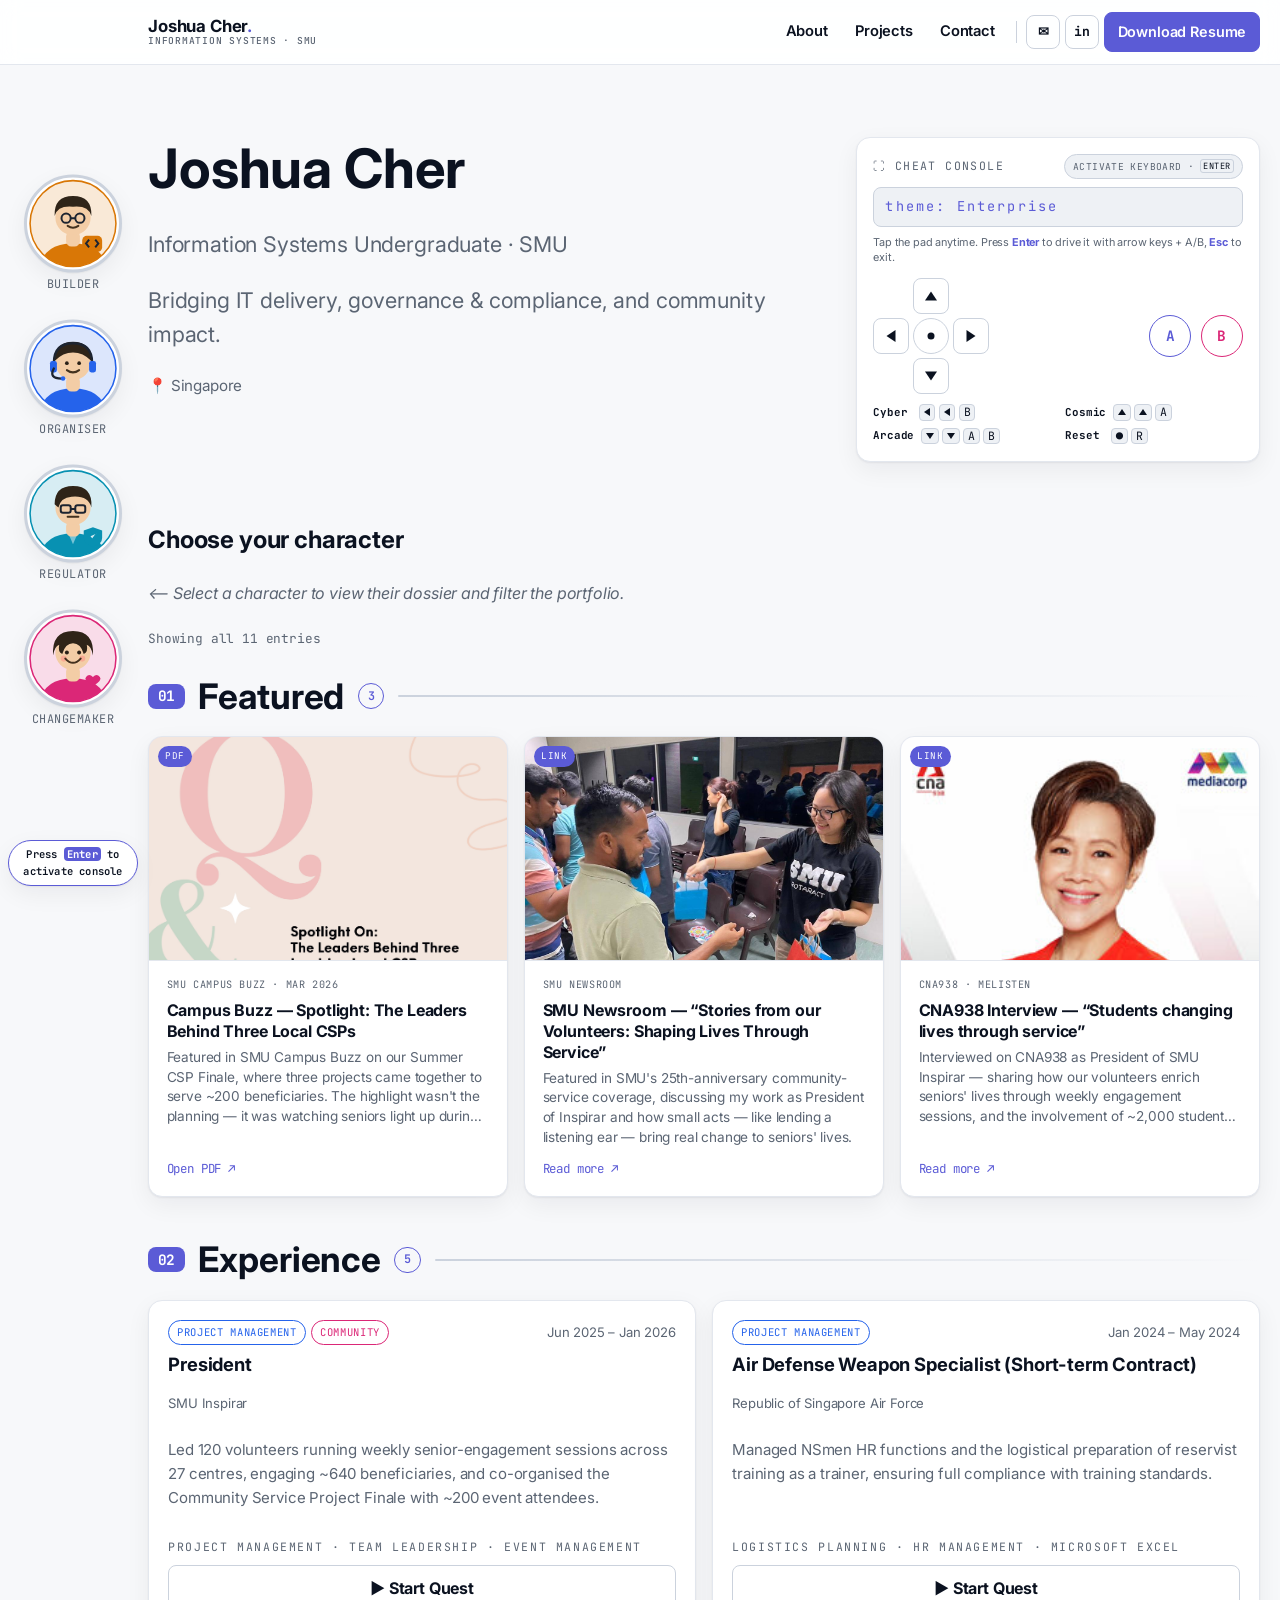
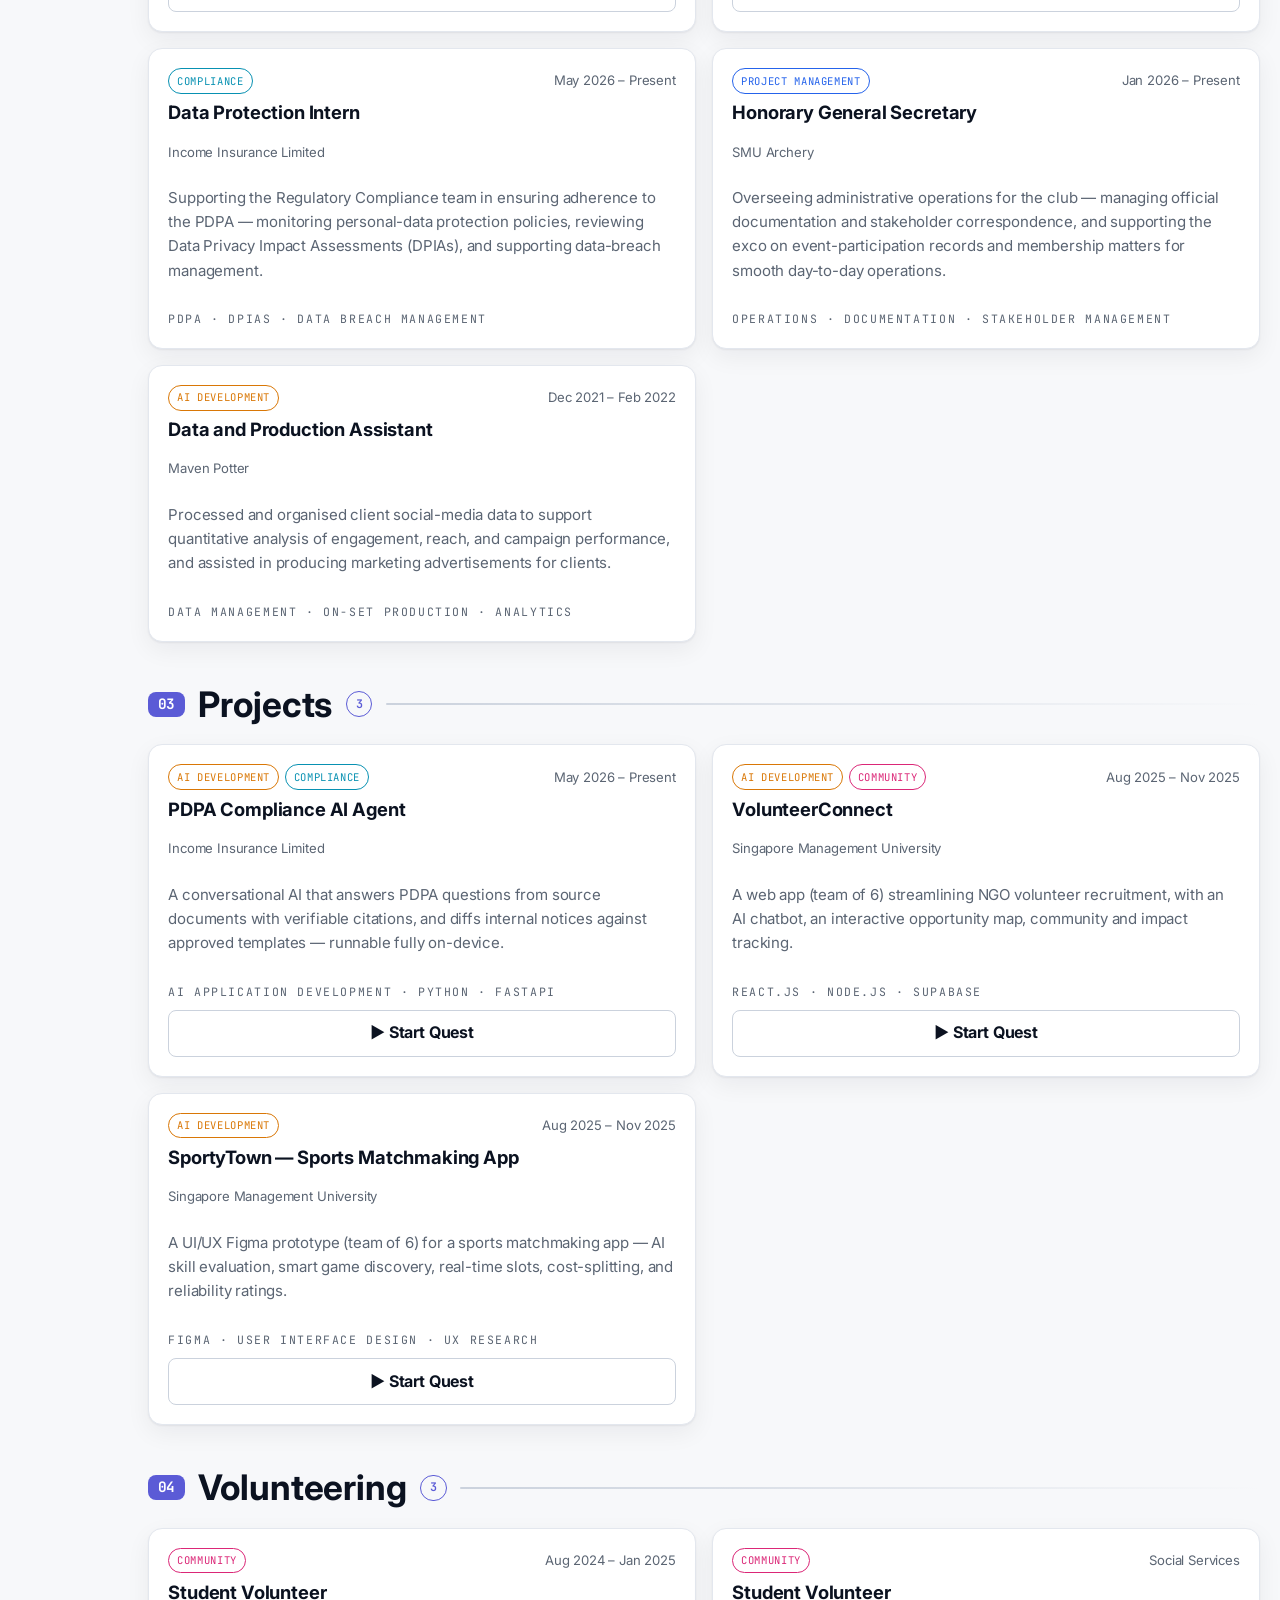
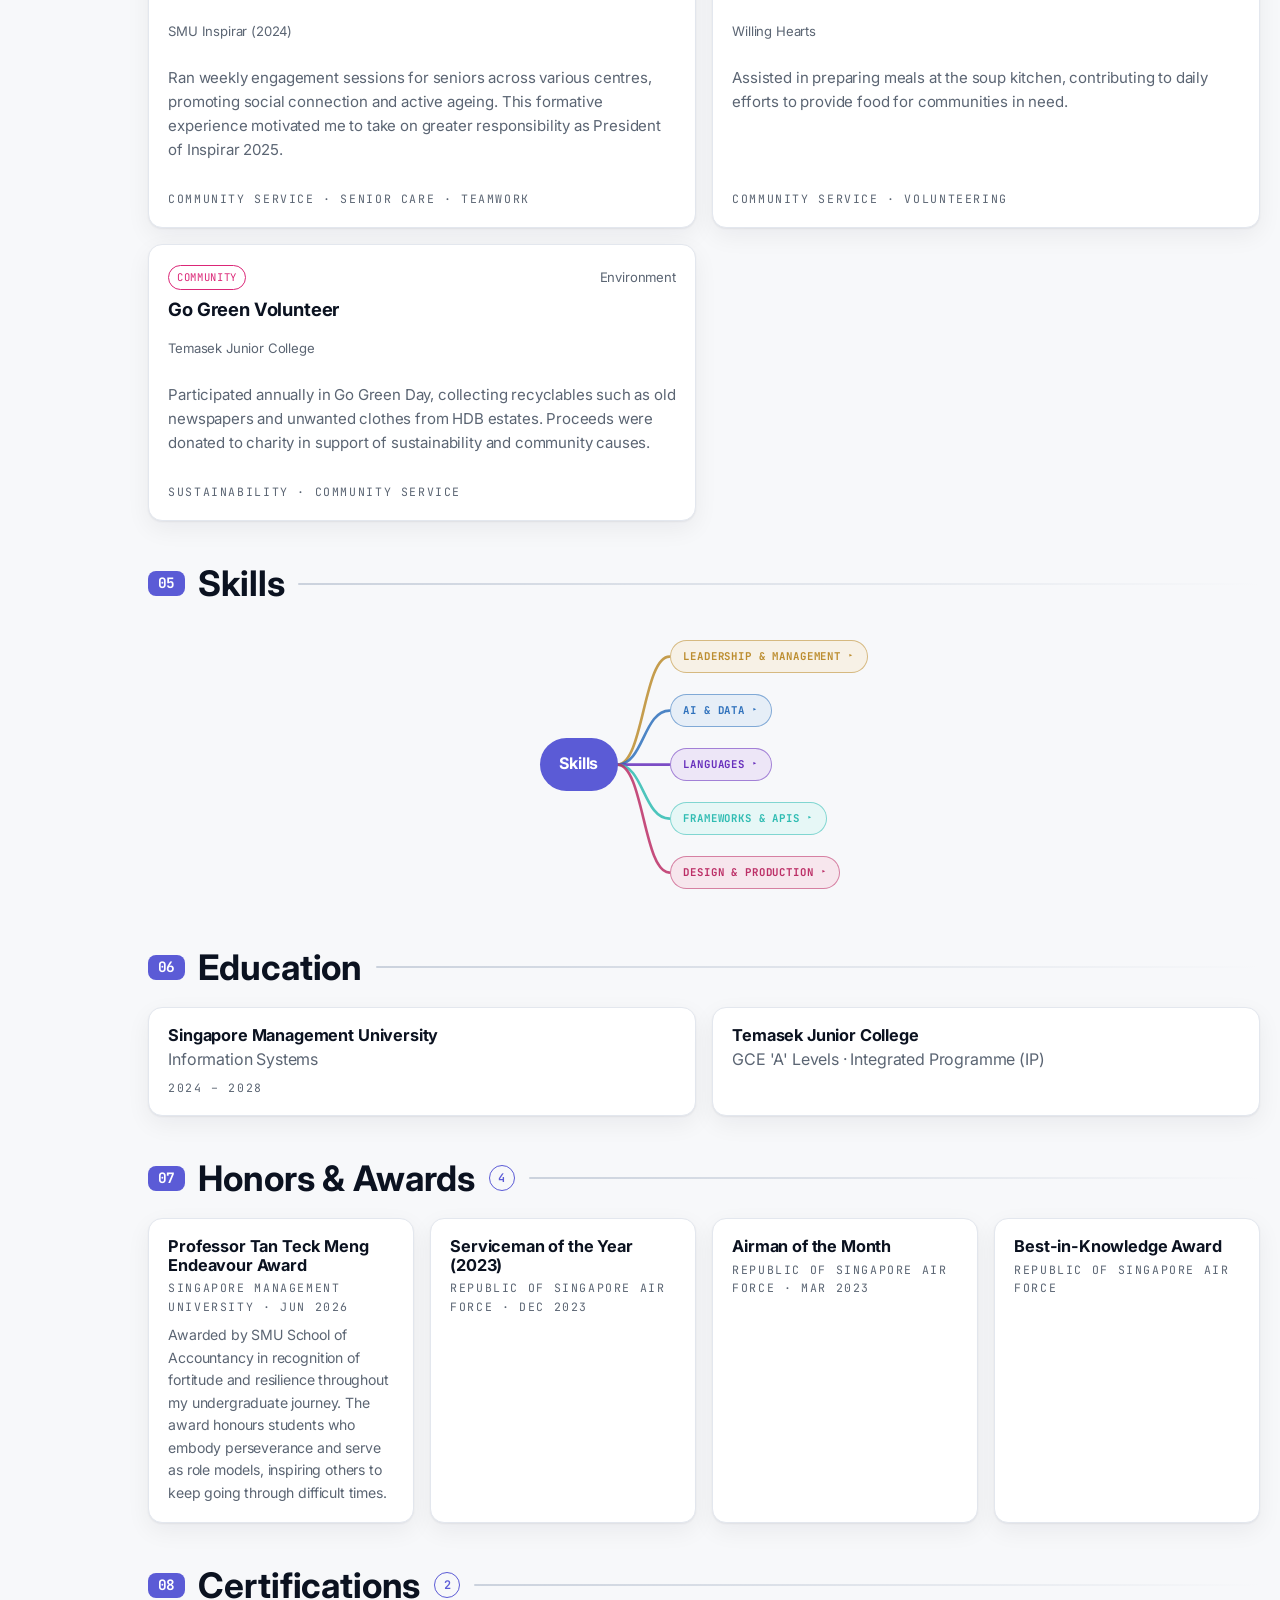
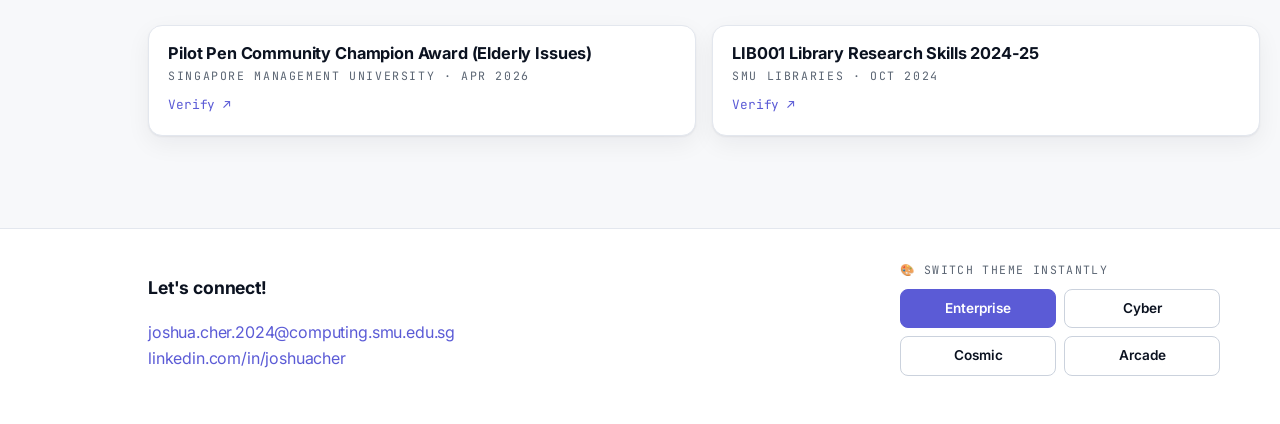
<file: index.html>
<!DOCTYPE html>
<html lang="en" data-theme="default">
<head>
  <meta charset="UTF-8" />
  <meta name="viewport" content="width=device-width, initial-scale=1.0" />
  <title>Joshua Cher</title>
  <meta name="description" content="Portfolio of Joshua Cher — Information Systems undergraduate bridging IT delivery, governance & compliance, and community impact." />

  <!-- Theme fonts: each maps to a --font-* token in tokens.css -->
  <link rel="preconnect" href="https://fonts.googleapis.com" />
  <link rel="preconnect" href="https://fonts.gstatic.com" crossorigin />
  <link href="https://fonts.googleapis.com/css2?family=Inter:wght@400;500;600;700;800&family=JetBrains+Mono:wght@400;600;700&family=Space+Grotesk:wght@400;500;600;700&family=Orbitron:wght@600;700;800&family=Press+Start+2P&display=swap" rel="stylesheet" />

  <!-- Decoupled layers: tokens (theme) then structure (components) -->
  <link rel="stylesheet" href="css/tokens.css" />
  <link rel="stylesheet" href="css/styles.css" />
</head>
<body>
  <a class="skip-link" href="#projects">Skip to projects</a>

  <!-- ====================================================================
       PINNED HEADER — always available, bypasses interactive layers
       ==================================================================== -->
  <header class="site-header">
    <div class="wrap site-header__inner">
      <a class="brand" id="brand" href="index.html#about">
        <span class="brand__name">Joshua Cher<span class="brand__dot">.</span></span>
        <span class="brand__role">Information Systems · SMU</span>
      </a>
      <nav class="nav" aria-label="Primary">
        <a href="#about">About</a>
        <a href="#projects">Projects</a>
        <a href="#contact">Contact</a>
        <span class="nav__divider" aria-hidden="true"></span>
        <a class="nav__icon" href="mailto:joshua.cher.2024@computing.smu.edu.sg" title="Email" aria-label="Email">✉</a>
        <a class="nav__icon" data-linkedin href="#" target="_blank" rel="noopener" title="LinkedIn" aria-label="LinkedIn">in</a>
        <a class="btn btn--primary" data-resume href="#" download>Download Resume</a>
      </nav>
    </div>
  </header>

  <!-- Persistent "Select Your Character" rail (circles injected by js/home.js).
       Fixed on the left for wide screens, sticky strip on small screens. -->
  <nav class="rail" id="rail" aria-label="Select your character"><!-- injected --></nav>

  <main>
    <!-- ==================================================================
         HERO — immediate value: name, role, location, resume CTA (<3s)
         ================================================================== -->
    <section class="hero" id="about">
      <div class="wrap hero__inner">
        <!-- Intro: name / role / location / CTA (immediate value) -->
        <div class="hero__intro">
          <h1 id="hero-name">Joshua Cher</h1>
          <p class="hero__role" id="hero-role">Information Systems Undergraduate · SMU</p>
          <p class="hero__role" id="hero-tagline" style="max-width:54ch"></p>
          <div class="hero__meta">
            <span id="hero-location">📍 Singapore</span>
          </div>
        </div>

        <!-- ==============================================================
             CHEAT CONSOLE — Concept 3. Sits beside the intro. Keyboard is
             LIVE from load (arrow keys + A/B work anywhere); tapping the pad
             also works. Center ● resets. Combos are printed below.
             ============================================================== -->
        <aside class="hero__console">
          <div class="cheat" aria-label="Cheat-code theme console">
            <div class="cheat__bar">
              <span class="cheat__title">⛶ Cheat Console</span>
              <button class="cheat__power" type="button" aria-pressed="false">Activate keyboard · <kbd>Enter</kbd></button>
            </div>
            <output class="cheat__screen" role="status" aria-live="polite">theme: Enterprise</output>
            <p class="cheat__note">Tap the pad anytime. Press <b>Enter</b> to drive it with arrow keys + A/B, <b>Esc</b> to exit.</p>
            <div class="cheat__pad">
              <div class="dpad">
                <button class="cbtn" type="button" data-key="U" aria-label="Up">▲</button>
                <div class="dpad__mid">
                  <button class="cbtn" type="button" data-key="L" aria-label="Left">◀</button>
                  <button class="cbtn cbtn--center" type="button" data-key="C" aria-label="Reset to default theme (R)" title="Reset theme — key: R">●</button>
                  <button class="cbtn" type="button" data-key="R" aria-label="Right">▶</button>
                </div>
                <button class="cbtn" type="button" data-key="D" aria-label="Down">▼</button>
              </div>
              <div class="abtns">
                <button class="cbtn cbtn--a" type="button" data-key="A" aria-label="A">A</button>
                <button class="cbtn cbtn--b" type="button" data-key="B" aria-label="B">B</button>
              </div>
            </div>
            <ul class="cheat__codes">
              <li><b>Cyber</b><span><kbd data-dir="L" aria-label="left"></kbd><kbd data-dir="L" aria-label="left"></kbd><kbd>B</kbd></span></li>
              <li><b>Cosmic</b><span><kbd data-dir="U" aria-label="up"></kbd><kbd data-dir="U" aria-label="up"></kbd><kbd>A</kbd></span></li>
              <li><b>Arcade</b><span><kbd data-dir="D" aria-label="down"></kbd><kbd data-dir="D" aria-label="down"></kbd><kbd>A</kbd><kbd>B</kbd></span></li>
              <li><b>Reset</b><span><kbd>●</kbd><kbd>R</kbd></span></li>
            </ul>
          </div>
        </aside>
      </div>
    </section>

    <!-- ==================================================================
         CONCEPT 1 — "Select Your Character" persona dashboard
         The selector is the persistent left RAIL (rendered into #rail by
         js/home.js); selecting a role reveals the dossier below.
         ================================================================== -->
    <section class="wrap" aria-labelledby="dash-title">
      <div class="dash__head">
        <div>
          <h2 id="dash-title">Choose your character</h2>
        </div>
      </div>
      <!-- Shown until a role is chosen -->
      <p class="dash-hint" id="dash-hint">⟵ Select a character to view their dossier and filter the portfolio.</p>
      <!-- Character dossier (stat sheet) — populated by js/home.js on selection -->
      <div class="dossier" id="dossier" aria-live="polite" hidden><!-- injected --></div>
    </section>

    <!-- ==================================================================
         PROJECT FEED — filter target of Concept 1
         ================================================================== -->
    <section class="feed wrap" id="projects" aria-label="Portfolio">
      <div class="filterbar">
        <span class="feed__status" id="feed-status" aria-live="polite"></span>
      </div>
      <div id="sections"><!-- all section blocks injected --></div>
    </section>
  </main>

  <!-- ====================================================================
       FOOTER + CHEAT-CODE TERMINAL — Concept 3 discovery mechanism
       ==================================================================== -->
  <footer class="site-footer" id="contact">
    <div class="wrap footer-grid">
      <div>
        <p class="brand" style="font-size:1.1rem">Let's connect!</p>
        <p class="muted" style="margin:.3rem 0">
          <a id="footer-email" href="mailto:joshua.cher.2024@computing.smu.edu.sg">joshua.cher.2024@computing.smu.edu.sg</a><br>
          <a data-linkedin href="#" target="_blank" rel="noopener">linkedin.com/in/joshuacher</a>
        </p>
      </div>

      <!-- ================================================================
           INSTANT THEME SWITCH — one click = one theme (no combo needed).
           The full cheat-code console lives up in the hero.
           ================================================================ -->
      <div class="theme-quick-wrap">
        <p class="cheat__title">🎨 Switch theme instantly</p>
        <div class="theme-quick" role="group" aria-label="Switch theme">
          <button type="button" data-theme-pill="default" aria-pressed="true">Enterprise</button>
          <button type="button" data-theme-pill="cyber">Cyber</button>
          <button type="button" data-theme-pill="cosmic">Cosmic</button>
          <button type="button" data-theme-pill="arcade">Arcade</button>
        </div>
      </div>
    </div>
  </footer>

  <!-- Load order: data → avatars → store → theme → page controller -->
  <script src="js/data.js"></script>
  <script src="js/avatars.js"></script>
  <script src="js/store.js"></script>
  <script src="js/theme.js"></script>
  <script src="js/home.js"></script>
</body>
</html>
</file>
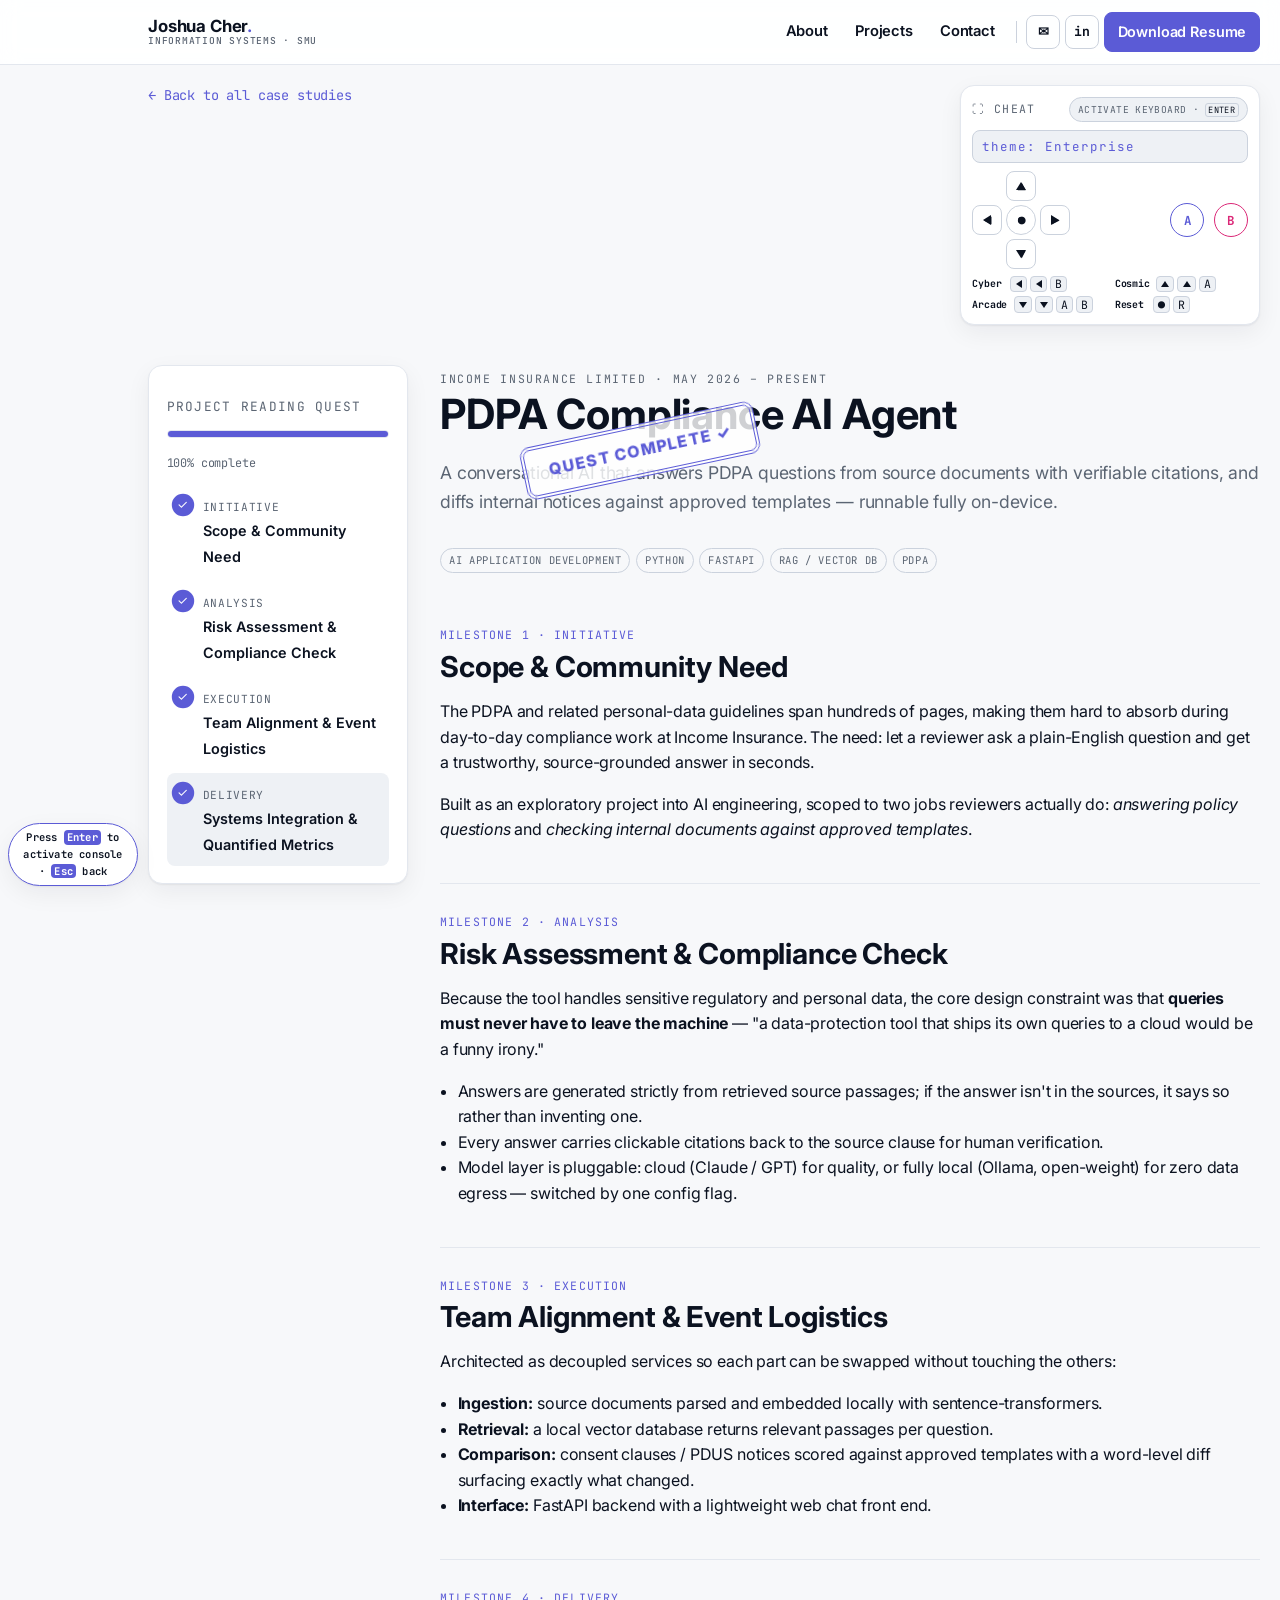
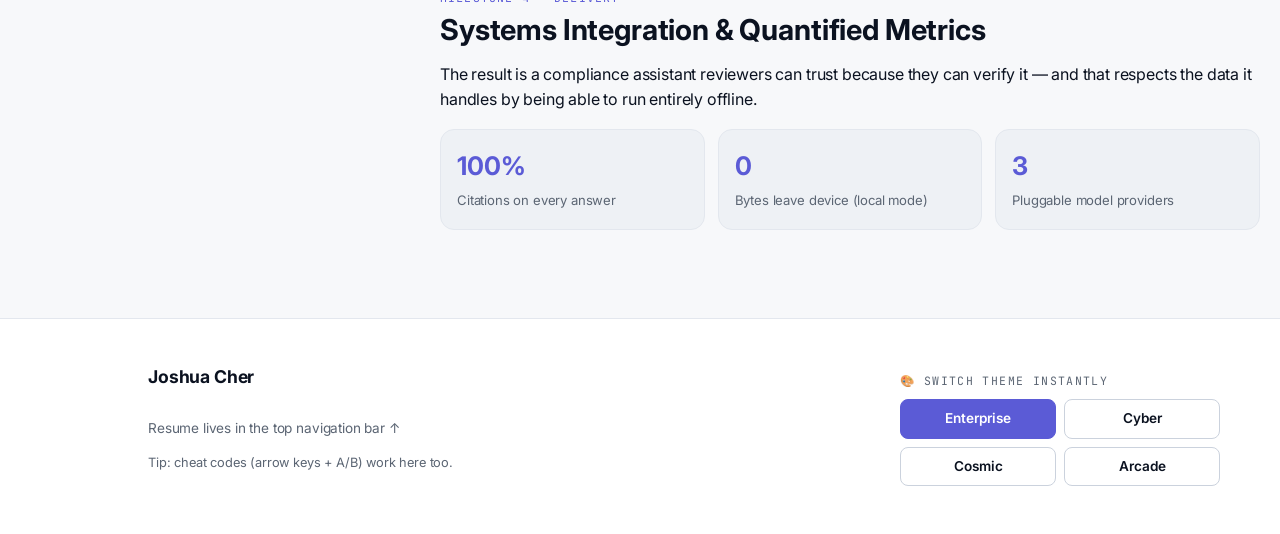
<file: project.html>
<!DOCTYPE html>
<html lang="en" data-theme="default">
<head>
  <meta charset="UTF-8" />
  <meta name="viewport" content="width=device-width, initial-scale=1.0" />
  <title>Case Study — Joshua Cher</title>
  <meta name="description" content="Project case study with a lifecycle reading quest." />

  <link rel="preconnect" href="https://fonts.googleapis.com" />
  <link rel="preconnect" href="https://fonts.gstatic.com" crossorigin />
  <link href="https://fonts.googleapis.com/css2?family=Inter:wght@400;500;600;700;800&family=JetBrains+Mono:wght@400;600;700&family=Space+Grotesk:wght@400;500;600;700&family=Orbitron:wght@600;700;800&family=Press+Start+2P&display=swap" rel="stylesheet" />

  <link rel="stylesheet" href="css/tokens.css" />
  <link rel="stylesheet" href="css/styles.css" />
</head>
<body>
  <a class="skip-link" href="#case-body">Skip to case study</a>

  <!-- Same pinned header as home (kept structurally identical) -->
  <header class="site-header">
    <div class="wrap site-header__inner">
      <a class="brand" id="brand" href="index.html#about">
        <span class="brand__name">Joshua Cher<span class="brand__dot">.</span></span>
        <span class="brand__role">Information Systems · SMU</span>
      </a>
      <nav class="nav" aria-label="Primary">
        <a href="index.html#about">About</a>
        <a href="index.html#projects">Projects</a>
        <a href="index.html#contact">Contact</a>
        <span class="nav__divider" aria-hidden="true"></span>
        <a class="nav__icon" href="mailto:joshua.cher.2024@computing.smu.edu.sg" title="Email" aria-label="Email">✉</a>
        <a class="nav__icon" data-linkedin href="#" target="_blank" rel="noopener" title="LinkedIn" aria-label="LinkedIn">in</a>
        <a class="btn btn--primary" data-resume href="#" download>Download Resume</a>
      </nav>
    </div>
  </header>

  <main class="wrap">
    <!-- Topbar: back-link + a COMPACT cheat console (Concept 3 on case pages) -->
    <div class="case-topbar">
      <a class="back-link" href="index.html#projects">← Back to all case studies</a>

      <div class="cheat cheat--compact" aria-label="Cheat-code theme console">
        <div class="cheat__bar">
          <span class="cheat__title">⛶ Cheat</span>
          <button class="cheat__power" type="button" aria-pressed="false">Activate · <kbd>Enter</kbd></button>
        </div>
        <output class="cheat__screen" role="status" aria-live="polite">theme: Enterprise</output>
        <div class="cheat__pad">
          <div class="dpad">
            <button class="cbtn" type="button" data-key="U" aria-label="Up">▲</button>
            <div class="dpad__mid">
              <button class="cbtn" type="button" data-key="L" aria-label="Left">◀</button>
              <button class="cbtn cbtn--center" type="button" data-key="C" aria-label="Reset to default theme (R)" title="Reset theme — key: R">●</button>
              <button class="cbtn" type="button" data-key="R" aria-label="Right">▶</button>
            </div>
            <button class="cbtn" type="button" data-key="D" aria-label="Down">▼</button>
          </div>
          <div class="abtns">
            <button class="cbtn cbtn--a" type="button" data-key="A" aria-label="A">A</button>
            <button class="cbtn cbtn--b" type="button" data-key="B" aria-label="B">B</button>
          </div>
        </div>
        <ul class="cheat__codes">
          <li><b>Cyber</b><span><kbd data-dir="L" aria-label="left"></kbd><kbd data-dir="L" aria-label="left"></kbd><kbd>B</kbd></span></li>
          <li><b>Cosmic</b><span><kbd data-dir="U" aria-label="up"></kbd><kbd data-dir="U" aria-label="up"></kbd><kbd>A</kbd></span></li>
          <li><b>Arcade</b><span><kbd data-dir="D" aria-label="down"></kbd><kbd data-dir="D" aria-label="down"></kbd><kbd>A</kbd><kbd>B</kbd></span></li>
          <li><b>Reset</b><span><kbd>●</kbd><kbd>R</kbd></span></li>
        </ul>
      </div>
    </div>

    <!-- ==================================================================
         CONCEPT 2 — Reading Quest layout: sticky tracker + case article
         All content is injected from data.js by js/quest.js
         ================================================================== -->
    <div class="quest-layout">

      <!-- Sidebar quest tracker (fixed/sticky) -->
      <aside class="quest" aria-label="Reading progress">
        <p class="quest__title">Project Reading Quest</p>
        <div class="quest__bar"><div class="quest__fill" id="quest-fill"></div></div>
        <p class="quest__pct" id="quest-pct" aria-live="polite">0% complete</p>
        <ol id="quest-nodes"><!-- nodes injected --></ol>
        <a class="btn btn--primary quest__pdf" id="quest-pdf" href="#" download>
          ↓ Download Full Project PDF
        </a>
      </aside>

      <!-- Case study article -->
      <article class="case">
        <span class="eyebrow" id="case-org"></span>
        <h1 id="case-title"></h1>
        <p class="case__lede" id="case-lede"></p>
        <div class="chips" id="case-skills" style="margin-bottom:1.5rem"></div>
        <div id="case-body"><!-- phases injected --></div>
      </article>
    </div>
  </main>

  <!-- Footer + cheat console (identical engine to home) -->
  <footer class="site-footer">
    <div class="wrap footer-grid">
      <div>
        <p class="brand" style="font-size:1.1rem">Joshua Cher</p>
        <p class="muted" style="font-size:.85rem">Resume lives in the top navigation bar ↑</p>
        <p class="muted" style="font-size:.8rem">Tip: cheat codes (arrow keys + A/B) work here too.</p>
      </div>
      <div class="theme-quick-wrap">
        <p class="cheat__title">🎨 Switch theme instantly</p>
        <div class="theme-quick" role="group" aria-label="Switch theme">
          <button type="button" data-theme-pill="default" aria-pressed="true">Enterprise</button>
          <button type="button" data-theme-pill="cyber">Cyber</button>
          <button type="button" data-theme-pill="cosmic">Cosmic</button>
          <button type="button" data-theme-pill="arcade">Arcade</button>
        </div>
      </div>
    </div>
  </footer>

  <!-- Celebration overlay (confetti + stamp) -->
  <div class="celebrate" id="celebrate" aria-hidden="true">
    <div class="stamp">Quest Complete ✓</div>
  </div>

  <script src="js/data.js"></script>
  <script src="js/avatars.js"></script>
  <script src="js/store.js"></script>
  <script src="js/theme.js"></script>
  <script src="js/quest.js"></script>
</body>
</html>
</file>
<file: css/tokens.css>
/* ============================================================================
   tokens.css  —  THEME LAYER (decoupled from structure & logic)
   ----------------------------------------------------------------------------
   Every visual decision lives here as a CSS custom property. Switching themes
   only swaps these tokens via the `data-theme` attribute on <html>; the HTML
   structure and layout in styles.css never change.

   To add a 5th theme: copy a block below, change the [data-theme="..."] key,
   re-map the tokens, and register the code in js/theme.js THEME_CODES.
   ========================================================================== */

:root {
  /* ---- Structural tokens shared by all themes (rarely change) ---- */
  --maxw: 1280px;
  --radius: 14px;
  --radius-sm: 8px;
  --space: 1rem;
  --header-h: 64px;
  --transition: 240ms cubic-bezier(.2, .7, .3, 1);

  /* The token CONTRACT. Defaults below = Theme 1 "Enterprise Corporate".
     Each theme overrides the same names so components stay theme-blind. */

  /* Surfaces */
  --bg:            #f7f8fa;
  --bg-elev:       #ffffff;
  --bg-sunken:     #eef1f5;
  --grid:          transparent;          /* optional background pattern */

  /* Text */
  --text:          #0b1220;
  --text-muted:    #5b6573;
  --text-invert:   #ffffff;

  /* Brand / accent */
  --accent:        #5b5bd6;              /* primary action */
  --accent-2:      #0ea5e9;
  --accent-contrast:#ffffff;             /* text on accent */
  --glow:          0 0 0 0 transparent;  /* themed glow, used on focus/active */

  /* Lines & elevation */
  --border:        #e3e7ee;
  --border-strong: #cbd2dd;
  --border-w:      1px;
  --shadow:        0 1px 2px rgba(16,24,40,.06), 0 8px 24px rgba(16,24,40,.06);
  --shadow-lg:     0 12px 40px rgba(16,24,40,.14);

  /* Typography */
  --font-body:     "Inter", system-ui, -apple-system, "Segoe UI", sans-serif;
  --font-display:  "Inter", system-ui, sans-serif;
  --font-mono:     "JetBrains Mono", ui-monospace, "SFMono-Regular", monospace;
  --tracking:      -0.01em;
  --weight-display: 700;
  --case:          none;                 /* text-transform for headings */

  /* Persona accent fallbacks (overridable per theme) */
  --p-pm:        #2563eb;
  --p-gov:       #0891b2;
  --p-social:    #db2777;
  --p-builder:   #d97706;

  /* Skill-branch palette — its own 5-colour spectrum, independent of persona/role
     colours. Each theme overrides the 5 hues (+ s/l) below, so the branch colours
     shift with the active theme while staying distinct from one another. */
  --hue-lead: 40; --hue-data: 212; --hue-lang: 264; --hue-fw: 176; --hue-design: 336;
  --skill-s: 60%; --skill-l: 46%;
  --skill-lead:   hsl(var(--hue-lead)   var(--skill-s) var(--skill-l));
  --skill-data:   hsl(var(--hue-data)   var(--skill-s) var(--skill-l));
  --skill-lang:   hsl(var(--hue-lang)   var(--skill-s) var(--skill-l));
  --skill-fw:     hsl(var(--hue-fw)     var(--skill-s) var(--skill-l));
  --skill-design: hsl(var(--hue-design) var(--skill-s) var(--skill-l));

  color-scheme: light;
}

/* ============================================================================
   THEME 2 — /cyber · /matrix  →  "Cyberpunk Terminal"
   ========================================================================== */
[data-theme="cyber"] {
  --bg:            #04070a;
  --bg-elev:       #0a1014;
  --bg-sunken:     #060b0e;
  --grid:          radial-gradient(rgba(0,255,140,.06) 1px, transparent 1px);

  --text:          #c9ffd6;
  --text-muted:    #4f9e6a;
  --text-invert:   #04070a;

  --accent:        #00ff85;
  --accent-2:      #14e0c4;
  --accent-contrast:#04130a;
  --glow:          0 0 18px rgba(0,255,133,.55);

  --border:        #103823;
  --border-strong: #1f6b42;
  --border-w:      1px;
  --shadow:        0 0 0 1px rgba(0,255,133,.08), 0 0 24px rgba(0,255,133,.06);
  --shadow-lg:     0 0 0 1px rgba(0,255,133,.18), 0 0 42px rgba(0,255,133,.18);

  --font-body:     "JetBrains Mono", ui-monospace, monospace;
  --font-display:  "JetBrains Mono", ui-monospace, monospace;
  --tracking:      0.02em;
  --weight-display: 700;
  --case:          uppercase;

  /* Sharp, terminal-hard corners */
  --radius:        2px;
  --radius-sm:     2px;

  --p-pm:        #00ff85;
  --p-gov:       #14e0c4;
  --p-social:    #aaff00;
  --p-builder:   #ffb000;
  /* neon green / lime / cyan family */
  --hue-lead: 95; --hue-data: 180; --hue-lang: 140; --hue-fw: 160; --hue-design: 115;
  --skill-s: 90%; --skill-l: 60%;

  color-scheme: dark;
}

/* ============================================================================
   THEME 3 — /cosmic · /space  →  "Outer Space Constellation"
   ========================================================================== */
[data-theme="cosmic"] {
  --bg:            #0a0518;
  --bg-elev:       #160c33;
  --bg-sunken:     #0e0726;
  --grid:          transparent;

  --text:          #efe9ff;
  --text-muted:    #a99ed8;
  --text-invert:   #0a0518;

  --accent:        #b06bff;
  --accent-2:      #ff5fb0;
  --accent-contrast:#140428;
  --glow:          0 0 24px rgba(176,107,255,.55);

  --border:        #3a2a72;
  --border-strong: #5b46a8;
  --border-w:      1px;
  --shadow:        0 8px 30px rgba(80,40,160,.35);
  --shadow-lg:     0 14px 50px rgba(120,60,220,.45);

  --font-body:     "Space Grotesk", system-ui, sans-serif;
  --font-display:  "Orbitron", "Space Grotesk", sans-serif;
  --tracking:      0.04em;
  --weight-display: 700;
  --case:          none;

  /* Soft, orbital, rounded corners */
  --radius:        22px;
  --radius-sm:     14px;

  --p-pm:        #7c8cff;
  --p-gov:       #4fe3ff;
  --p-social:    #ff5fb0;
  --p-builder:   #ffb86b;
  /* violet / blue / magenta family */
  --hue-lead: 285; --hue-data: 220; --hue-lang: 305; --hue-fw: 195; --hue-design: 335;
  --skill-s: 85%; --skill-l: 74%;

  color-scheme: dark;
}

/* ============================================================================
   THEME 4 — /arcade · /8bit  →  "Retro Arcade"
   ========================================================================== */
[data-theme="arcade"] {
  --bg:            #ffd23f;
  --bg-elev:       #fff8e7;
  --bg-sunken:     #ffe79a;
  --grid:          transparent;

  --text:          #14110a;
  --text-muted:    #5a3e12;
  --text-invert:   #fff8e7;

  --accent:        #ff2e63;
  --accent-2:      #2d6cdf;
  --accent-contrast:#ffffff;
  --glow:          4px 4px 0 #14110a;

  --border:        #14110a;
  --border-strong: #14110a;
  --border-w:      3px;
  --shadow:        4px 4px 0 #14110a;
  --shadow-lg:     7px 7px 0 #14110a;

  --font-body:     "Space Grotesk", system-ui, sans-serif;
  --font-display:  "Press Start 2P", system-ui, sans-serif;
  --tracking:      0em;
  --weight-display: 400;        /* pixel font is heavy already */
  --case:          uppercase;

  /* Chunky, blocky cartoon corners */
  --radius:        6px;
  --radius-sm:     4px;

  --p-pm:        #2d6cdf;
  --p-gov:       #00a878;
  --p-social:    #ff2e63;
  --p-builder:   #ff9f1c;
  /* bright playful primaries */
  --hue-lead: 35; --hue-data: 210; --hue-lang: 280; --hue-fw: 150; --hue-design: 350;
  --skill-s: 85%; --skill-l: 44%;

  color-scheme: light;
}

/* ============================================================================
   CHARACTER TINT (Concept 1, part C)
   ----------------------------------------------------------------------------
   When a persona is selected, <html> gets data-character="pm|gov|social" and the
   accent tokens remap to that persona's colour. Because the value is var(--p-*),
   it re-resolves per ACTIVE THEME — so the tint stays harmonious in every cheat
   skin and never touches the cheat-code system itself.
   Specificity: html[data-character] (0,1,1) > [data-theme] blocks (0,1,0).
   ========================================================================== */
html[data-character="builder"] {
  --accent: var(--p-builder); --accent-2: var(--p-builder);
  --glow: 0 0 20px color-mix(in srgb, var(--p-builder) 55%, transparent);
}
html[data-character="pm"] {
  --accent: var(--p-pm); --accent-2: var(--p-pm);
  --glow: 0 0 20px color-mix(in srgb, var(--p-pm) 55%, transparent);
}
html[data-character="gov"] {
  --accent: var(--p-gov); --accent-2: var(--p-gov);
  --glow: 0 0 20px color-mix(in srgb, var(--p-gov) 55%, transparent);
}
html[data-character="social"] {
  --accent: var(--p-social); --accent-2: var(--p-social);
  --glow: 0 0 20px color-mix(in srgb, var(--p-social) 55%, transparent);
}

/* Respect reduced-motion globally */
@media (prefers-reduced-motion: reduce) {
  :root { --transition: 0ms; }
  * { animation-duration: .001ms !important; animation-iteration-count: 1 !important; }
}
</file>
<file: css/styles.css>
/* ============================================================================
   styles.css  —  STRUCTURE & COMPONENT LAYER (theme-blind)
   ----------------------------------------------------------------------------
   Nothing here hard-codes a colour, font family, or border width. It only
   consumes tokens from tokens.css via var(). This guarantees the rule from the
   brief: "HTML structure and page layouts remain unchanged when themes toggle;
   only color tokens, fonts, and borders adapt."
   ========================================================================== */

*, *::before, *::after { box-sizing: border-box; }

html { scroll-behavior: smooth; }

body {
  margin: 0;
  font-family: var(--font-body);
  letter-spacing: var(--tracking);
  color: var(--text);
  background-color: var(--bg);
  background-image: var(--grid);
  background-size: 22px 22px;
  line-height: 1.6;
  transition: background-color var(--transition), color var(--transition);
}

h1, h2, h3, h4 {
  font-family: var(--font-display);
  font-weight: var(--weight-display);
  text-transform: var(--case);
  line-height: 1.15;
  margin: 0 0 .5em;
}

a { color: var(--accent); text-decoration: none; }
a:hover { text-decoration: underline; }

.wrap { max-width: var(--maxw); margin-inline: auto; padding-inline: 20px; }

.muted { color: var(--text-muted); }
.eyebrow {
  font-family: var(--font-mono);
  font-size: .72rem; letter-spacing: .14em; text-transform: uppercase;
  color: var(--text-muted);
}

/* ---- Keyboard focus: always visible, themed via --accent ---- */
:where(a, button, input, [tabindex]):focus-visible {
  outline: 2px solid var(--accent);
  outline-offset: 2px;
  border-radius: var(--radius-sm);
}

/* Skip link for keyboard / screen-reader users */
.skip-link {
  position: absolute; left: 12px; top: -48px;
  background: var(--accent); color: var(--accent-contrast);
  padding: 8px 14px; border-radius: var(--radius-sm); z-index: 100;
  transition: top var(--transition);
}
.skip-link:focus { top: 12px; }

/* ============================================================================
   BUTTONS
   ========================================================================== */
.btn {
  display: inline-flex; align-items: center; gap: .5rem;
  font: inherit; font-weight: 600;
  padding: .6rem 1rem;
  border: var(--border-w) solid var(--border-strong);
  border-radius: var(--radius-sm);
  background: var(--bg-elev); color: var(--text);
  cursor: pointer;
  text-transform: var(--case);
  box-shadow: none;
  transition: transform var(--transition), box-shadow var(--transition),
              background var(--transition), color var(--transition);
}
.btn:hover { transform: translateY(-1px); box-shadow: var(--shadow); text-decoration: none; }
.btn:active { transform: translateY(0); }

.btn--primary {
  background: var(--accent); color: var(--accent-contrast);
  border-color: var(--accent);
}
.btn--primary:hover { box-shadow: var(--glow); }

.btn--ghost { background: transparent; }

/* ============================================================================
   HEADER  (pinned, always accessible — bypasses interactive layers)
   ========================================================================== */
.site-header {
  position: sticky; top: 0; z-index: 50;
  background: color-mix(in srgb, var(--bg-elev) 88%, transparent);
  backdrop-filter: blur(10px);
  border-bottom: var(--border-w) solid var(--border);
}
.site-header__inner {
  display: flex; align-items: center; gap: 1rem;
  height: var(--header-h);
}
.brand { display: inline-flex; flex-direction: column; gap: 1px; line-height: 1.05;
  font-family: var(--font-display); font-weight: var(--weight-display);
  text-transform: var(--case); white-space: nowrap; text-decoration: none; }
.brand:hover { text-decoration: none; }
.brand__name { font-size: 1.05rem; color: var(--text); transition: color var(--transition); }
.brand:hover .brand__name { color: var(--accent); }
.brand__dot { color: var(--accent); }
.brand__role { font-family: var(--font-mono); font-size: .6rem; letter-spacing: .08em;
  color: var(--text-muted); text-transform: uppercase; font-weight: 500; }

.nav { display: flex; gap: .3rem; margin-left: auto; align-items: center; }
.nav a:not(.nav__icon):not(.btn) {
  color: var(--text); padding: .45rem .7rem; border-radius: var(--radius-sm);
  font-weight: 600; font-size: .92rem;
}
.nav a:not(.btn):hover { background: var(--bg-sunken); text-decoration: none; }
.nav__divider { width: 1px; height: 22px; background: var(--border-strong); margin: 0 .3rem; }
.nav__icon {
  display: grid; place-items: center; width: 34px; height: 34px;
  font-family: var(--font-mono); font-weight: 700; font-size: .82rem; color: var(--text);
  border: var(--border-w) solid var(--border-strong); border-radius: var(--radius-sm);
}
.nav__icon:hover { color: var(--accent); border-color: var(--accent); background: var(--bg-sunken); }
.nav .btn { padding: .45rem .8rem; font-size: .9rem; }

@media (max-width: 680px) {
  .brand__role { display: none; }
  .nav__divider, .nav__icon { display: none; }   /* keep About/Projects/Contact + Resume */
  .nav { gap: .1rem; }
  .nav a:not(.btn) { padding: .4rem .5rem; font-size: .85rem; }
  .nav .btn { padding: .4rem .65rem; font-size: .82rem; }
}

/* ============================================================================
   HERO  +  CHARACTER SELECT DASHBOARD  (Core Concept 1)
   ========================================================================== */
.hero { padding: clamp(2rem, 6vw, 4.5rem) 0 1.5rem; }
.hero__inner {
  display: grid; gap: 2.2rem; align-items: start;
  grid-template-columns: minmax(0, 1.5fr) minmax(290px, .9fr);
}
@media (max-width: 900px) { .hero__inner { grid-template-columns: 1fr; } }
.hero h1 { font-size: clamp(2rem, 5.5vw, 3.4rem); }
.hero__role { font-size: clamp(1.05rem, 2.2vw, 1.35rem); color: var(--text-muted); }
.hero__meta { display: flex; flex-wrap: wrap; gap: 1rem; align-items: center;
  margin-top: 1rem; color: var(--text-muted); font-size: .95rem; }
.hero__cta { margin-top: 1.5rem; display: flex; gap: .75rem; flex-wrap: wrap; }

.dash__head { display: flex; align-items: baseline; justify-content: space-between;
  flex-wrap: wrap; gap: .5rem; margin: 2.5rem 0 1rem; }

.persona-grid {
  display: grid; gap: 1rem;
  grid-template-columns: repeat(3, 1fr);
}
@media (max-width: 820px) { .persona-grid { grid-template-columns: 1fr; } }

/* Persona card = the "Select Your Character" tile */
.persona {
  --p: var(--accent);                 /* set per-card inline via --p */
  position: relative; text-align: left;
  display: flex; flex-direction: column; gap: .4rem;
  padding: 1.1rem; cursor: pointer;
  background: var(--bg-elev); color: var(--text);
  border: var(--border-w) solid var(--border);
  border-radius: var(--radius);
  box-shadow: var(--shadow);
  transition: transform var(--transition), box-shadow var(--transition),
              border-color var(--transition);
}
.persona:hover { transform: translateY(-3px); border-color: var(--p); }

/* "Character select" portrait (SVG from avatars.js) */
.persona__portrait { width: 88px; height: 88px; display: block; }
.persona__portrait .av-svg { width: 100%; height: 100%; }
.persona__alias {
  font-family: var(--font-display); font-weight: var(--weight-display);
  font-size: 1.18rem; color: var(--p); text-transform: var(--case);
  line-height: 1.1;
}
.persona__title { font-size: 1.02rem; font-weight: 700; }

/* Avatar SVG parts. Accent pieces inherit the card's --p (so they re-tint per
   persona AND per theme); neutral pieces stay constant. */
.av-svg { overflow: visible; }
.persona .av-frame,   .dossier .av-frame,   .rail__avatar .av-frame   { fill: color-mix(in srgb, var(--p) 16%, var(--bg-elev)); stroke: var(--p); stroke-width: 2; }
.persona .av-cloth,   .dossier .av-cloth,   .rail__avatar .av-cloth   { fill: var(--p); }
.persona .av-cloth-2, .dossier .av-cloth-2, .rail__avatar .av-cloth-2 { fill: color-mix(in srgb, var(--p) 55%, #ffffff); }
.persona .av-badge,   .dossier .av-badge,   .rail__avatar .av-badge   { fill: var(--p); }
.av-skin   { fill: #f3cda6; }
.av-hair   { fill: #2f2418; }
.av-eye    { fill: #2a2118; }
.av-cheek  { fill: rgba(255,120,120,.4); }
.av-smile  { fill: none; stroke: #43321f; stroke-width: 2.6; stroke-linecap: round; }
.av-flat   { stroke-width: 2.6; }
.av-gear   { fill: none; stroke: #1d2430; stroke-width: 3; stroke-linecap: round; }
.av-glass  { fill: none; stroke: #1d2430; stroke-width: 2.6; }

.persona__tag { font-family: var(--font-mono); font-size: .72rem;
  color: var(--p); letter-spacing: .08em; text-transform: uppercase; }
.persona__count { margin-top: auto; font-size: .82rem; color: var(--text-muted); }

/* Active "character selected" state — steps onto the podium */
.persona[aria-pressed="true"] {
  border-color: var(--p);
  box-shadow: 0 0 0 2px var(--p), 0 18px 40px color-mix(in srgb, var(--p) 35%, transparent), var(--glow);
  transform: translateY(-10px) scale(1.05);
  z-index: 2;
}
.persona[aria-pressed="true"]::after {
  content: "▶ SELECTED"; position: absolute; top: .7rem; right: .8rem;
  font-family: var(--font-mono); font-size: .62rem; letter-spacing: .1em;
  color: var(--accent-contrast); background: var(--p);
  padding: .14rem .4rem; border-radius: 999px;
}
.persona[aria-pressed="true"] .persona__portrait { animation: podium-pop .4s cubic-bezier(.2,1.5,.3,1); }
@keyframes podium-pop { 0% { transform: scale(1); } 55% { transform: scale(1.16); } 100% { transform: scale(1.06); } }

/* When a character is chosen, the others recede (desaturate + dim + shrink) */
.persona-grid.has-selection .persona:not([aria-pressed="true"]) {
  opacity: .42; filter: saturate(.4); transform: scale(.96);
}
.persona-grid.has-selection .persona:not([aria-pressed="true"]):hover {
  opacity: .85; filter: none; transform: scale(.99);
}

/* ============================================================================
   PERSONA RAIL  (persistent "Select Your Character" selector)
   Mobile-first: sticky horizontal strip. Desktop: fixed vertical rail on left.
   ========================================================================== */
.rail {
  --rail-size: 82px;                  /* circle diameter (mobile) */
  display: flex; gap: 1.2rem; align-items: center; justify-content: flex-start;
  flex-wrap: nowrap; overflow-x: auto; position: sticky; top: var(--header-h); z-index: 40;
  padding: .6rem; background: color-mix(in srgb, var(--bg-elev) 92%, transparent);
  border-bottom: var(--border-w) solid var(--border); backdrop-filter: blur(8px);
}
@media (min-width: 1000px) {
  /* Shared left position for the rail AND the reminder, so they line up */
  :root { --rail-x: max(16px, calc(50vw - 776px)); }
  .rail {
    --rail-size: 98px;                /* circle diameter (desktop) */
    /* Tucked just left of the content, tracking its left edge across widths. */
    position: fixed; left: var(--rail-x); top: 50%; transform: translateY(-50%);
    overflow: visible;               /* let the selected glow/ring show fully */
    flex-direction: column; flex-wrap: nowrap; justify-content: center; z-index: 45;
    padding: 0; background: none; border: none; backdrop-filter: none;
  }
  /* Small gutter so content clears the rail (no overlap) while staying close to centred */
  .wrap { padding-left: 148px; }
}

.rail__btn {
  --p: var(--accent);
  position: relative; display: grid; justify-items: center; gap: .4rem;
  width: calc(var(--rail-size) + 16px); padding: .3rem 0; cursor: pointer; font: inherit;
  background: none; border: none; color: var(--text-muted);
  transition: color var(--transition), opacity var(--transition), filter var(--transition);
}
.rail__avatar {
  width: var(--rail-size); height: var(--rail-size); border-radius: 50%; overflow: hidden;
  display: grid; place-items: center;
  background: var(--bg-elev); border: 3px solid var(--border-strong);
  box-shadow: var(--shadow);
  transition: transform var(--transition), border-color var(--transition), box-shadow var(--transition);
}
.rail__avatar .av-svg { width: 100%; height: 100%; }
.rail__label { font-family: var(--font-mono); font-size: .74rem; letter-spacing: .04em;
  text-transform: uppercase; line-height: 1; }
.rail__btn:hover .rail__avatar { transform: scale(1.05); border-color: var(--p); }

.rail__btn[aria-pressed="true"] { color: var(--p); }
.rail__btn[aria-pressed="true"] .rail__avatar {
  border-color: var(--p); transform: scale(1.06);
  box-shadow: 0 0 0 4px var(--p), var(--glow);
}
.rail.has-selection .rail__btn:not([aria-pressed="true"]) { opacity: .5; filter: saturate(.45); }
.rail.has-selection .rail__btn:not([aria-pressed="true"]):hover { opacity: 1; filter: none; }

.rail__clear {
  display: none; place-items: center; cursor: pointer;
  width: 44px; height: 44px; border-radius: 50%; font-size: 1.2rem;
  background: var(--bg-elev); color: var(--text-muted);
  border: var(--border-w) solid var(--border-strong);
  transition: color var(--transition), border-color var(--transition);
}
.rail__clear.is-shown { display: grid; }
.rail__clear:hover { color: var(--accent); border-color: var(--accent); }

.dash-hint { color: var(--text-muted); font-style: italic; margin: .4rem 0 0; }
.dash-hint[hidden] { display: none; }

/* ---- Character dossier (stat sheet) ---- */
.dossier {
  --p: var(--accent);
  margin-top: 1.3rem; padding: 1.4rem 1.5rem; border-radius: var(--radius);
  background: var(--bg-elev); border: var(--border-w) solid var(--accent);
  box-shadow: 0 0 0 1px var(--accent), var(--glow);
  display: grid; gap: 1.5rem; align-items: center;
  grid-template-columns: auto 1fr auto;
  animation: dossier-in .35s cubic-bezier(.2,.8,.3,1);
}
.dossier[hidden] { display: none; }
@keyframes dossier-in { from { opacity: 0; transform: translateY(12px); } to { opacity: 1; transform: none; } }

.dossier__portrait { width: 104px; height: 104px; }
.dossier__portrait .av-svg { width: 100%; height: 100%; }
.dossier__eyebrow { font-family: var(--font-mono); font-size: .68rem; letter-spacing: .12em;
  text-transform: uppercase; color: var(--text-muted); }
.dossier__name { margin: .1rem 0 0; font-family: var(--font-display); color: var(--accent);
  text-transform: var(--case); font-size: clamp(1.3rem, 3vw, 1.7rem); line-height: 1.1; }
.dossier__role { color: var(--text-muted); margin: .15rem 0 .55rem; font-size: .92rem; }
.dossier__quote { margin: 0 0 .8rem; font-style: italic; color: var(--text);
  max-width: 54ch; border-left: 3px solid var(--accent); padding-left: .8rem; }
.dossier__skills { display: flex; flex-wrap: wrap; gap: .4rem; }

.dossier__radar { width: 188px; height: 188px; color: var(--accent); }
.dossier__radar svg { width: 100%; height: 100%; }
.radar-grid { fill: none; stroke: var(--border-strong); stroke-width: 1; }
.radar-axis { stroke: var(--border-strong); stroke-width: 1; }
.radar-area { fill: color-mix(in srgb, currentColor 26%, transparent); stroke: currentColor; stroke-width: 2; }
.radar-dot  { fill: currentColor; }
.radar-label { fill: var(--text-muted); font-family: var(--font-mono); font-size: 6px; }

@media (max-width: 760px) {
  .dossier { grid-template-columns: 1fr; justify-items: center; text-align: center; }
  .dossier__quote { text-align: left; }
}

/* ============================================================================
   PROJECT FEED  (filter target of Core Concept 1)
   ========================================================================== */
.feed { padding-block: 1rem 3rem; }   /* vertical only — keep the shared .wrap gutter */
.feed__head { display:flex; align-items:center; justify-content:space-between;
  gap:1rem; flex-wrap:wrap; margin-bottom: 1rem; }
.feed__status { font-family: var(--font-mono); font-size:.8rem; color: var(--text-muted); }

.project-grid {
  display: grid; gap: 1rem;
  grid-template-columns: repeat(2, 1fr);
}
@media (max-width: 720px) { .project-grid { grid-template-columns: 1fr; } }

/* ---- Filter status bar / "NOW PLAYING AS" cue ---- */
.filterbar { display:flex; align-items:center; gap:1rem; margin-bottom: 1.5rem;
  min-height: 2rem; transition: padding var(--transition), background var(--transition); }
.filterbar.is-active {
  padding: .55rem .9rem; border-radius: var(--radius);
  border: var(--border-w) solid var(--accent);
  background: color-mix(in srgb, var(--accent) 10%, var(--bg-elev));
  box-shadow: var(--glow);
}
.filterbar.is-active .feed__status {
  color: var(--accent); font-weight: 700; font-family: var(--font-display);
  text-transform: var(--case); letter-spacing: .03em; font-size: .98rem;
}

/* ---- Prominent, numbered section headers (used by every block) ---- */
.block { margin: 0 0 2.8rem; scroll-margin-top: calc(var(--header-h) + 12px); }
.block.is-empty { display: none; }            /* hidden when filtered to nothing */
.block__head { display:flex; align-items:center; gap:.85rem; margin: 0 0 1.4rem; }
.block__no {
  font-family: var(--font-mono); font-weight: 700; font-size: .9rem;
  color: var(--accent-contrast); background: var(--accent);
  padding: .32rem .6rem; border-radius: var(--radius-sm); line-height: 1;
  box-shadow: var(--glow);
}
.block__title {
  margin: 0; line-height: 1;
  font-size: clamp(1.55rem, 3.6vw, 2.2rem);
}
.block__count {
  font-family: var(--font-mono); font-size: .74rem; font-weight: 600;
  color: var(--accent); padding: .16rem .55rem; border-radius: 999px;
  border: 1px solid var(--accent);
}
.block__rule { flex: 1; height: 2px; border-radius: 2px;
  background: linear-gradient(90deg, var(--border-strong), transparent); }

/* ---- Skills as a MINDMAP: central root, branches radiating left + right ----
   Nodes laid out with grid/flex; the connector curves are drawn as SVG by
   initMindmap() in home.js (redrawn on resize / font load / theme change). */
.mmap { position: relative; display: flex; align-items: center; justify-content: center;
  gap: 52px; padding: 1rem 0; }
.mmap__links { position: absolute; inset: 0; width: 100%; height: 100%; overflow: visible;
  z-index: 0; pointer-events: none; }
.mnode { position: relative; z-index: 1; }

.mnode--root {
  flex: 0 0 auto; display: inline-grid; place-items: center;
  padding: .85rem 1.2rem; border-radius: 999px;
  font-family: var(--font-display); font-weight: 700; text-transform: var(--case);
  color: var(--accent-contrast); background: var(--accent); box-shadow: var(--glow);
}
.mmap__col { flex: 0 0 auto; display: flex; flex-direction: column; gap: 1.3rem; align-items: flex-start; }
.mbranch { --c: var(--accent); display: flex; align-items: center; gap: 34px; }

/* category node = a collapse toggle button */
.mnode--cat {
  flex: 0 0 auto; display: inline-flex; align-items: center; gap: .45rem; cursor: pointer;
  font: inherit; font-family: var(--font-mono); font-size: .67rem; letter-spacing: .08em;
  text-transform: uppercase; font-weight: 700; color: var(--c);
  padding: .44rem .8rem; border-radius: 999px;
  background: color-mix(in srgb, var(--c) 12%, var(--bg-elev));
  border: 1px solid color-mix(in srgb, var(--c) 55%, transparent);
  transition: background var(--transition);
}
.mnode--cat::after { content: "▸"; font-size: .85em; transition: transform var(--transition); }
.mnode--cat:hover { border-color: var(--c); }
/* selected/open branch — coloured selection ring, like the persona cards */
.mbranch.is-open .mnode--cat {
  background: color-mix(in srgb, var(--c) 22%, var(--bg-elev));
  border-color: var(--c); box-shadow: 0 0 0 2px var(--c);
}
.mbranch.is-open .mnode--cat::after { transform: rotate(90deg); }
.mbranch:not(.is-open) .mleaves { display: none; }

.mleaves { display: flex; flex-direction: column; gap: .7rem; align-items: flex-start; }
.mnode--leaf {
  padding: .34rem .7rem; border-radius: 999px; font-size: .8rem; color: var(--text);
  white-space: nowrap;
  background: color-mix(in srgb, var(--c) 7%, var(--bg-elev));
  border: var(--border-w) solid color-mix(in srgb, var(--c) 38%, var(--border-strong));
  transition: transform var(--transition), border-color var(--transition);
}
.mnode--leaf:hover { transform: translateY(-2px); border-color: var(--c); }

@media (max-width: 900px) {
  .mmap { flex-direction: column; align-items: flex-start; gap: 1.2rem; }
  .mbranch { flex-direction: column; align-items: flex-start; gap: .55rem; }
  .mmap__links { display: none; }
}

/* base chip used by the dossier signature skills */
.skill {
  padding: .4rem .8rem; font-size: .85rem; border-radius: 999px;
  color: var(--text); background: var(--bg-elev);
  border: var(--border-w) solid var(--border-strong);
}

/* ---- Education / Honors / Certifications mini-cards ---- */
.mini-grid { display: grid; gap: 1rem;
  grid-template-columns: repeat(auto-fit, minmax(260px, 1fr)); }
.mini {
  padding: 1.1rem 1.2rem; border-radius: var(--radius);
  background: var(--bg-elev); border: var(--border-w) solid var(--border);
  box-shadow: var(--shadow);
}
.mini h4 { margin: 0; font-size: 1.02rem; }
.cert-link { display: inline-block; margin-top: .6rem; font-family: var(--font-mono);
  font-size: .8rem; }

/* ---- Featured (press / media) cards ---- */
.feat-grid { display: grid; grid-template-columns: repeat(3, 1fr); gap: 1rem; }
@media (max-width: 860px) { .feat-grid { grid-template-columns: 1fr; } }
.feat-card {
  display: flex; flex-direction: column; overflow: hidden; color: var(--text);
  background: var(--bg-elev); border: var(--border-w) solid var(--border);
  border-radius: var(--radius); box-shadow: var(--shadow); text-decoration: none;
  transition: transform var(--transition), box-shadow var(--transition), border-color var(--transition);
}
.feat-card:hover { transform: translateY(-3px); box-shadow: var(--shadow-lg);
  border-color: var(--accent); text-decoration: none; }
.feat-card__thumb {
  position: relative; aspect-ratio: 16 / 10; display: grid; place-items: center; overflow: hidden;
  background: color-mix(in srgb, var(--accent) 14%, var(--bg-sunken));
  border-bottom: var(--border-w) solid var(--border);
}
.feat-card__thumb::before {           /* placeholder shown when the image is missing */
  content: "★"; position: absolute; font-size: 2rem;
  color: color-mix(in srgb, var(--accent) 55%, transparent);
}
.feat-card__thumb img { position: relative; width: 100%; height: 100%; object-fit: cover; }
.feat-card__badge {
  position: absolute; top: .55rem; left: .55rem; z-index: 1;
  font-family: var(--font-mono); font-size: .58rem; letter-spacing: .08em; text-transform: uppercase;
  padding: .2rem .45rem; border-radius: 999px; color: var(--accent-contrast); background: var(--accent);
}
.feat-card__body { display: flex; flex-direction: column; gap: .4rem; padding: 1rem 1.1rem 1.1rem; flex: 1; }
.feat-card__src { font-family: var(--font-mono); font-size: .64rem; letter-spacing: .06em;
  text-transform: uppercase; color: var(--text-muted); }
.feat-card__title {
  font-family: var(--font-display); font-weight: var(--weight-display); font-size: 1rem; line-height: 1.3;
  display: -webkit-box; -webkit-line-clamp: 3; -webkit-box-orient: vertical; overflow: hidden;
}
.feat-card__desc {
  color: var(--text-muted); font-size: .85rem; line-height: 1.45;
  display: -webkit-box; -webkit-line-clamp: 4; -webkit-box-orient: vertical; overflow: hidden;
}
.feat-card__cta { margin-top: auto; padding-top: .3rem; font-family: var(--font-mono);
  font-size: .78rem; color: var(--accent); }

.card {
  display: flex; flex-direction: column; gap: .55rem;
  padding: 1.2rem; height: 100%;
  background: var(--bg-elev); color: var(--text);
  border: var(--border-w) solid var(--border);
  border-radius: var(--radius);
  box-shadow: var(--shadow);
  transition: transform var(--transition), box-shadow var(--transition),
              opacity var(--transition), filter var(--transition),
              max-height var(--transition), padding var(--transition),
              margin var(--transition);
}
.card:hover { transform: translateY(-3px); box-shadow: var(--shadow-lg); }
.card__top { display:flex; align-items:center; justify-content:space-between; gap:.5rem; }
.card__org { font-size: .82rem; color: var(--text-muted); }
.card__title { font-size: 1.15rem; }
.card__title a { color: var(--text); }
.card__summary { color: var(--text-muted); font-size: .94rem; flex: 1; }
.card__skills { margin-top: .25rem; }
/* Standardised CTA: full-width, single line, anchored to the card bottom so
   every project card's button lines up regardless of summary length. */
.card__cta {
  margin-top: auto; width: 100%; justify-content: center;
  white-space: nowrap; font-weight: 700;
}

/* Persona tag chips on a card */
.chips { display: flex; flex-wrap: wrap; gap: .35rem; }
.chip {
  font-family: var(--font-mono); font-size: .66rem; letter-spacing: .06em;
  text-transform: uppercase; padding: .2rem .5rem; border-radius: 999px;
  border: 1px solid var(--border-strong); color: var(--text-muted);
}
.chip[data-p="builder"] { color: var(--p-builder); border-color: var(--p-builder); }
.chip[data-p="pm"]      { color: var(--p-pm);      border-color: var(--p-pm); }
.chip[data-p="gov"]     { color: var(--p-gov);     border-color: var(--p-gov); }
.chip[data-p="social"]  { color: var(--p-social);  border-color: var(--p-social); }

/* Filter states: relevant cards lift, irrelevant ones gracefully collapse */
.card.is-match  { order: 0; }
.card.is-dim {
  order: 1; opacity: .32; filter: saturate(.4);
}
.card.is-hidden {
  order: 2; opacity: 0; max-height: 0; padding-block: 0; margin: 0;
  pointer-events: none; overflow: hidden; border-width: 0;
}

/* ============================================================================
   FOOTER + CHEAT-CODE TERMINAL  (Core Concept 3 discovery mechanism)
   ========================================================================== */
.site-footer {
  border-top: var(--border-w) solid var(--border);
  background: var(--bg-elev);
  padding: 2rem 0 3rem;
}
.footer-grid { display:flex; gap:1.5rem; flex-wrap:wrap; align-items:flex-end;
  justify-content:space-between; }

/* ---- Cheat console (gamepad) ---- */
.cheat {
  width: 100%;
  padding: 1rem; border-radius: var(--radius);
  background: var(--bg-elev); border: var(--border-w) solid var(--border);
  box-shadow: var(--shadow);
  transition: box-shadow var(--transition), border-color var(--transition);
}
/* Highlight when the console is focused — tells users keys are captured here.
   (Keys also work globally from load; this just confirms direct interaction.) */
.cheat:focus-within { border-color: var(--accent); box-shadow: 0 0 0 2px var(--accent), var(--glow); }

.cheat__bar { display:flex; align-items:center; justify-content:space-between; gap:.5rem; margin-bottom:.5rem; }
.cheat__title { font-family: var(--font-mono); font-size:.72rem; letter-spacing:.12em;
  text-transform: uppercase; color: var(--text-muted); margin: 0; }
/* Activate-keyboard toggle: clearly shows ON/OFF at all times */
.cheat__power {
  display:inline-flex; align-items:center; gap:.35rem; cursor:pointer;
  font-family: var(--font-mono); font-size:.6rem; letter-spacing:.04em;
  text-transform: uppercase; color: var(--text-muted);
  padding:.28rem .5rem; border-radius: 999px;
  background: var(--bg-sunken); border: 1px solid var(--border-strong);
  transition: color var(--transition), border-color var(--transition), background var(--transition);
}
.cheat__power kbd {
  font-family: var(--font-mono); font-size:.9em; padding:0 .3em;
  border:1px solid var(--border-strong); border-radius:3px; color: var(--text);
}
.cheat__power.is-on {
  color: var(--accent-contrast); background: var(--accent); border-color: var(--accent);
  box-shadow: var(--glow);
}
.cheat__dot { width:7px; height:7px; border-radius:50%; background: currentColor;
  animation: live-pulse 1.2s ease-in-out infinite; }
@keyframes live-pulse { 0%,100% { opacity:.4; } 50% { opacity:1; } }

/* Armed console gets a strong highlight so users know keys are captured here */
.cheat.is-armed { border-color: var(--accent); box-shadow: 0 0 0 2px var(--accent), var(--glow); }

.cheat__note { margin:.5rem 0 0; font-size:.68rem; color: var(--text-muted); line-height:1.4; }
.cheat__note b { color: var(--accent); }

/* Floating "keyboard active" badge — always visible while armed, anywhere on page */
.cheat-hud {
  position: fixed; left: 50%; bottom: 18px; transform: translateX(-50%);
  z-index: 90; pointer-events: none;
  font-family: var(--font-mono); font-size: .74rem; letter-spacing: .03em;
  color: var(--accent-contrast); background: var(--accent);
  border: var(--border-w) solid var(--accent);
  padding: .5rem .9rem; border-radius: 999px; box-shadow: var(--shadow-lg), var(--glow);
  animation: hud-in .25s ease;
}
.cheat-hud[hidden] { display: none; }
.cheat-hud b { text-transform: uppercase; }
.cheat-hud kbd {
  font-family: var(--font-mono); padding: 0 .35em; border-radius: 4px;
  background: color-mix(in srgb, var(--accent-contrast) 20%, transparent);
  border: 1px solid color-mix(in srgb, var(--accent-contrast) 40%, transparent);
}
@keyframes hud-in { from { opacity: 0; transform: translate(-50%, 8px); } to { opacity: 1; transform: translate(-50%, 0); } }

/* Transient confirmation toast (e.g. "email copied") */
.toast {
  position: fixed; left: 50%; bottom: 72px; transform: translateX(-50%) translateY(10px);
  z-index: 95; pointer-events: none; opacity: 0; max-width: min(90vw, 420px); text-align: center;
  font-family: var(--font-mono); font-size: .8rem; letter-spacing: .01em;
  color: var(--accent-contrast); background: var(--accent);
  border-radius: 999px; padding: .55rem 1rem; box-shadow: var(--shadow-lg), var(--glow);
  transition: opacity .25s ease, transform .25s ease;
}
.toast.show { opacity: 1; transform: translateX(-50%) translateY(0); }

/* Top-right cheat-code list, shown while the keyboard is active (fixed → no shift) */
.codes-hud {
  position: fixed; top: calc(var(--header-h) + 12px); right: 14px; z-index: 80;
  pointer-events: none; max-width: 230px;
  background: var(--bg-elev); border: 2px solid var(--accent); border-radius: var(--radius);
  box-shadow: var(--shadow-lg), var(--glow); padding: .7rem .85rem;
  animation: codes-in .25s ease;
}
.codes-hud[hidden] { display: none; }
.codes-hud__title { font-family: var(--font-mono); font-size: .64rem; letter-spacing: .12em;
  text-transform: uppercase; color: var(--text-muted); margin: 0 0 .5rem; }
/* one code per row; higher specificity than base .cheat__codes so it always wins */
.codes-hud .cheat__codes { grid-template-columns: 1fr; gap: .35rem; }
.codes-hud .cheat__codes li { white-space: nowrap; }
@keyframes codes-in { from { opacity: 0; transform: translateY(-6px); } to { opacity: 1; transform: none; } }

/* Persistent reminder that Enter opens the cheat console (always visible) */
.cheat-reminder {
  position: fixed; left: 14px; bottom: 14px; z-index: 70; pointer-events: none;
  font-family: var(--font-mono); font-size: .66rem; font-weight: 600; letter-spacing: .02em;
  color: var(--text);
  background: var(--bg-elev);
  border: 1px solid var(--accent); border-radius: 999px;
  padding: .32rem .65rem; backdrop-filter: blur(6px);
  box-shadow: var(--shadow);
}
.cheat-reminder kbd {
  font-family: var(--font-mono); font-weight: 700; color: var(--accent-contrast);
  padding: .03em .3em; border-radius: 4px; background: var(--accent);
}
/* Desktop: centre the reminder under the circle column. Declared AFTER the base
   rule above so its `left` wins the cascade (source order). Width is constrained
   so it wraps narrow and never overflows the screen edge. */
@media (min-width: 1000px) {
  :root {
    /* circle-column centre, and where the main content starts (box-left + gutter) */
    --rmd-cx: calc(var(--rail-x) + 57px);
    --rmd-content-left: calc(max(0px, 50vw - 640px) + 148px);
  }
  .cheat-reminder {
    left: var(--rmd-cx); right: auto; transform: translateX(-50%); text-align: center;
    /* widest the pill can be while staying both on-screen and left of the content;
       roomy on wide screens → one line, tight in a narrow gutter → text wraps */
    max-width: calc(2 * min(var(--rmd-cx) - 8px, var(--rmd-content-left) - 8px - var(--rmd-cx)));
  }
}
.cheat__screen {
  display:flex; align-items:center; min-height: 2.2em;
  font-family: var(--font-mono); font-size:.85rem; letter-spacing:.16em;
  color: var(--accent); padding: .5rem .7rem;
  background: var(--bg-sunken);
  border: var(--border-w) solid var(--border-strong);
  border-radius: var(--radius-sm);
}
.cheat__screen.flash { animation: cheat-flash .45s ease; }
@keyframes cheat-flash {
  0%,100% { background: var(--bg-sunken); }
  35% { background: color-mix(in srgb, var(--accent) 32%, var(--bg-sunken)); box-shadow: var(--glow); }
}

.cheat__pad { display:flex; align-items:center; justify-content:space-between;
  gap: 1rem; margin: .8rem 0 .6rem; }
.dpad { display:grid; justify-items:center; gap: 4px; }
.dpad__mid { display:flex; align-items:center; gap: 4px; }
.abtns { display:flex; gap:.6rem; }

.cbtn {
  position: relative;
  width: 36px; height: 36px; display:grid; place-items:center;
  font-family: var(--font-mono); font-weight: 700; font-size: .9rem;
  color: var(--text); background: var(--bg-elev); cursor: pointer;
  border: var(--border-w) solid var(--border-strong);
  border-radius: var(--radius-sm);
  transition: transform .08s ease, background .15s, box-shadow .15s, color .15s;
}
.cbtn:hover { background: var(--bg-sunken); }
.cbtn:active, .cbtn.is-press {
  transform: translateY(2px) scale(.92);
  background: var(--accent); color: var(--accent-contrast); box-shadow: var(--glow);
}
.cbtn--center { border-radius: 50%; }
.cbtn--a, .cbtn--b { width: 42px; height: 42px; border-radius: 50%; }

/* Directional buttons use CSS triangles (not unicode glyphs) so all four are
   pixel-identical regardless of font. The glyph text stays for a11y but hidden. */
.cbtn[data-key="U"], .cbtn[data-key="D"],
.cbtn[data-key="L"], .cbtn[data-key="R"], .cbtn--center { font-size: 0; }
/* All pad shapes are absolutely centered so nothing rides high or low */
.cbtn[data-key="U"]::before, .cbtn[data-key="D"]::before,
.cbtn[data-key="L"]::before, .cbtn[data-key="R"]::before,
.cbtn--center::before {
  content: ""; display: block; width: 0; height: 0;
  position: absolute; top: 50%; left: 50%; transform: translate(-50%, -50%);
}
/* center button = a real CSS dot (perfectly centered, not a low glyph) */
.cbtn--center::before { width: 7px; height: 7px; border-radius: 50%; background: currentColor; }
.cheat--compact .cbtn--center::before { width: 6px; height: 6px; }
.cbtn[data-key="U"]::before { border-left: 6px solid transparent; border-right: 6px solid transparent; border-bottom: 9px solid currentColor; }
.cbtn[data-key="D"]::before { border-left: 6px solid transparent; border-right: 6px solid transparent; border-top: 9px solid currentColor; }
.cbtn[data-key="L"]::before { border-top: 6px solid transparent; border-bottom: 6px solid transparent; border-right: 9px solid currentColor; }
.cbtn[data-key="R"]::before { border-top: 6px solid transparent; border-bottom: 6px solid transparent; border-left: 9px solid currentColor; }
/* slightly smaller triangles on the compact (case-page) console */
.cheat--compact .cbtn[data-key="U"]::before, .cheat--compact .cbtn[data-key="D"]::before { border-left-width: 5px; border-right-width: 5px; }
.cheat--compact .cbtn[data-key="U"]::before { border-bottom-width: 8px; }
.cheat--compact .cbtn[data-key="D"]::before { border-top-width: 8px; }
.cheat--compact .cbtn[data-key="L"]::before, .cheat--compact .cbtn[data-key="R"]::before { border-top-width: 5px; border-bottom-width: 5px; }
.cheat--compact .cbtn[data-key="L"]::before { border-right-width: 8px; }
.cheat--compact .cbtn[data-key="R"]::before { border-left-width: 8px; }
.cbtn--a { color: var(--accent);    border-color: var(--accent); }
.cbtn--b { color: var(--p-social);  border-color: var(--p-social); }

.cheat__codes { list-style:none; margin:.2rem 0 0; padding:0;
  display:grid; grid-template-columns: 1fr 1fr; gap:.4rem .9rem;
  font-family: var(--font-mono); font-size:.68rem; color: var(--text-muted); }
.cheat__codes li { display:flex; align-items:center; gap:.4rem; }
.cheat__codes b { color: var(--text); min-width: 3.6em; }
/* Uniform keycaps. Single glyphs stay square; multi-char keys (e.g. Esc) grow. */
.cheat__codes kbd {
  display:inline-grid; place-items:center;
  min-width: 1.45em; height: 1.45em; padding: 0 .35em;
  font-size: .72rem; line-height: 1;
  font-family: var(--font-mono); color: var(--text);
  background: var(--bg-sunken); border: 1px solid var(--border-strong);
  border-radius: 4px;
}
.cheat__codes span { display:inline-flex; gap:.2rem; }
/* Arrow keycaps in the instructions use the SAME CSS triangles as the pad,
   centered in the cap — so glyph size/baseline differences can't creep in. */
.cheat__codes kbd[data-dir]::before { content:""; display:block; width:0; height:0; }
.cheat__codes kbd[data-dir="U"]::before { border-left:4px solid transparent; border-right:4px solid transparent; border-bottom:6px solid currentColor; }
.cheat__codes kbd[data-dir="D"]::before { border-left:4px solid transparent; border-right:4px solid transparent; border-top:6px solid currentColor; }
.cheat__codes kbd[data-dir="L"]::before { border-top:4px solid transparent; border-bottom:4px solid transparent; border-right:6px solid currentColor; }
.cheat__codes kbd[data-dir="R"]::before { border-top:4px solid transparent; border-bottom:4px solid transparent; border-left:6px solid currentColor; }

/* ---- Instant theme switch (footer, every page) ---- */
.theme-quick-wrap { width: min(360px, 100%); }
/* 2×2 grid with equal columns → both rows share the same left/right edges */
.theme-quick { display:grid; grid-template-columns: 1fr 1fr; gap:.5rem; margin-top:.55rem;
  max-width: 320px; }
.theme-quick button {
  font: inherit; font-weight: 600; font-size:.85rem; cursor: pointer;
  padding: .5rem .9rem; color: var(--text); text-align: center;
  background: var(--bg-elev); border: var(--border-w) solid var(--border-strong);
  border-radius: var(--radius-sm); text-transform: var(--case);
  transition: transform var(--transition), box-shadow var(--transition),
              background var(--transition), color var(--transition);
}
.theme-quick button:hover { transform: translateY(-1px); box-shadow: var(--shadow); }
.theme-quick button[aria-pressed="true"] {
  background: var(--accent); color: var(--accent-contrast);
  border-color: var(--accent); box-shadow: var(--glow);
}

/* ============================================================================
   PROJECT DETAIL  +  READING QUEST  (Core Concept 2)
   ========================================================================== */
.quest-layout {
  display: grid; gap: 2rem;
  grid-template-columns: 260px 1fr;
  align-items: start;
  padding: 2rem 0 4rem;
}
@media (max-width: 900px) { .quest-layout { grid-template-columns: 1fr; } }

/* Fixed sidebar tracker */
.quest {
  position: sticky; top: calc(var(--header-h) + 18px);
  padding: 1.1rem; border-radius: var(--radius);
  background: var(--bg-elev); border: var(--border-w) solid var(--border);
  box-shadow: var(--shadow);
}
@media (max-width: 900px) { .quest { position: static; } }

.quest__title { font-size: .8rem; font-family: var(--font-mono);
  letter-spacing:.1em; text-transform: uppercase; color: var(--text-muted); }
.quest__bar { height: 8px; border-radius: 999px; background: var(--bg-sunken);
  overflow: hidden; margin: .6rem 0 1rem; border: 1px solid var(--border); }
.quest__fill { height: 100%; width: 0%; background: var(--accent);
  box-shadow: var(--glow); transition: width 180ms linear; }
.quest__pct { font-family: var(--font-mono); font-size:.74rem; color: var(--text-muted); }

.quest ol { list-style:none; margin: .75rem 0 0; padding: 0;
  display:flex; flex-direction:column; gap:.2rem; }
.quest__node {
  display:flex; gap:.6rem; align-items:flex-start;
  padding:.5rem .4rem; border-radius: var(--radius-sm);
  color: var(--text-muted); cursor: pointer; width:100%; text-align:left;
  background:transparent; border:none; font: inherit;
  transition: background var(--transition), color var(--transition);
}
.quest__node:hover { background: var(--bg-sunken); }
.quest__dot {
  flex: 0 0 auto; width: 20px; height: 20px; border-radius: 50%;
  border: 2px solid var(--border-strong); display:grid; place-items:center;
  font-size: .7rem; margin-top: 2px;
  transition: transform var(--transition), background var(--transition),
              border-color var(--transition);
}
.quest__node[data-done="true"] { color: var(--text); }
.quest__node[data-done="true"] .quest__dot {
  background: var(--accent); border-color: var(--accent); color: var(--accent-contrast);
  transform: scale(1.12);
}
.quest__node[data-current="true"] { background: var(--bg-sunken); color: var(--text); }
.quest__phase { font-size:.7rem; font-family:var(--font-mono); color: var(--text-muted);
  text-transform: uppercase; letter-spacing:.06em; }
.quest__label { font-weight:600; font-size:.9rem; line-height:1.25; }

.quest__pdf { margin-top: 1rem; width:100%; justify-content:center;
  opacity:.5; pointer-events:none; transition: opacity var(--transition); }
.quest__pdf.is-unlocked { opacity:1; pointer-events:auto; box-shadow: var(--glow); }

/* Case-study article */
.case h1 { font-size: clamp(1.7rem, 4vw, 2.6rem); }
.case__lede { font-size: 1.1rem; color: var(--text-muted); margin-bottom: 2rem; }
.phase {
  scroll-margin-top: calc(var(--header-h) + 20px);
  padding: 1.5rem 0; border-top: var(--border-w) solid var(--border);
}
.phase:first-of-type { border-top: none; }
.phase__tag { font-family: var(--font-mono); font-size:.72rem; letter-spacing:.1em;
  text-transform: uppercase; color: var(--accent); }
.phase h2 { font-size: clamp(1.3rem, 3vw, 1.8rem); margin-top:.2rem; }
.phase p { color: var(--text); }
.phase ul { color: var(--text); padding-left: 1.1rem; }
.metric-grid { display:grid; grid-template-columns: repeat(auto-fit,minmax(140px,1fr));
  gap:.8rem; margin-top:1rem; }
.metric { padding:1rem; border:var(--border-w) solid var(--border);
  border-radius: var(--radius); background: var(--bg-sunken); }
.metric b { display:block; font-family:var(--font-display); font-size:1.6rem; color: var(--accent); }
.metric span { font-size:.82rem; color: var(--text-muted); }

/* ---- Confetti / completion stamp (celebration) ---- */
.celebrate {
  position: fixed; inset: 0; pointer-events: none; z-index: 80;
  display:grid; place-items:center;
}
.stamp {
  font-family: var(--font-display); text-transform: uppercase;
  border: 4px double var(--accent); color: var(--accent);
  padding: .6rem 1.4rem; border-radius: 10px; transform: rotate(-12deg) scale(0);
  background: color-mix(in srgb, var(--bg-elev) 80%, transparent);
  letter-spacing: .08em; font-weight: 800;
}
.celebrate.show .stamp { animation: stamp-in 700ms cubic-bezier(.2,1.4,.3,1) forwards; }
@keyframes stamp-in {
  0% { transform: rotate(-12deg) scale(2.4); opacity:0; }
  60%{ transform: rotate(-12deg) scale(.92); opacity:1; }
  100%{ transform: rotate(-12deg) scale(1); opacity:1; }
}
.confetti { position:absolute; width:9px; height:14px; top:-20px;
  will-change: transform, opacity; }
.celebrate.show .confetti { animation: fall 2.4s ease-in forwards; }
@keyframes fall {
  0% { transform: translateY(-10vh) rotate(0); opacity:1; }
  100%{ transform: translateY(110vh) rotate(720deg); opacity:0; }
}

/* Visually-hidden utility for screen readers */
.sr-only {
  position:absolute; width:1px; height:1px; padding:0; margin:-1px;
  overflow:hidden; clip:rect(0,0,0,0); white-space:nowrap; border:0;
}

.section-title { margin: 2.5rem 0 1rem; font-size: 1.4rem; }
.back-link { display:inline-flex; gap:.4rem; align-items:center;
  font-family: var(--font-mono); font-size:.85rem; }

/* Case-study topbar: back-link left, compact console right */
.case-topbar { display:flex; align-items:flex-start; justify-content:space-between;
  gap:1rem; flex-wrap:wrap; margin: 1.25rem 0 .5rem; }
.cheat--compact { width: min(300px, 100%); padding: .7rem; }
.cheat--compact .cheat__screen { min-height: 1.9em; font-size:.78rem; padding:.35rem .55rem; }
.cheat--compact .cheat__pad { margin:.5rem 0 .4rem; }
.cheat--compact .cbtn { width: 30px; height: 30px; font-size:.78rem; }
.cheat--compact .cbtn--a, .cheat--compact .cbtn--b { width: 34px; height: 34px; }
.cheat--compact .cheat__codes { font-size:.62rem; gap:.25rem .6rem; }
.cheat--compact .cheat__codes b { min-width: 3.2em; }
@media (max-width: 560px) { .cheat--compact { width: 100%; } }

/* ============================================================================
   THEME-SPECIFIC FLOURISHES
   ----------------------------------------------------------------------------
   These are purely decorative atmosphere layers that give each theme its own
   *feel* — not just its own colour. Structure/markup is untouched; everything
   here is gated behind a [data-theme] selector and uses tokens where possible.
   ========================================================================== */

/* ---- THEME 2 · CYBER — terminal grid + CRT scanlines + blinking cursor ---- */
[data-theme="cyber"] body {
  background-color: var(--bg);
  background-image:
    linear-gradient(rgba(0,255,133,.05) 1px, transparent 1px),
    linear-gradient(90deg, rgba(0,255,133,.05) 1px, transparent 1px);
  background-size: 26px 26px;
}
[data-theme="cyber"] body::after {           /* scanlines overlay */
  content: ""; position: fixed; inset: 0; z-index: 60; pointer-events: none;
  background: repeating-linear-gradient(0deg,
    rgba(0,255,133,.045) 0 1px, transparent 1px 3px);
  mix-blend-mode: screen;
}
[data-theme="cyber"] .brand::after {
  content: "_"; color: var(--accent); animation: term-blink 1s steps(1) infinite;
}
@keyframes term-blink { 50% { opacity: 0; } }
[data-theme="cyber"] .card,
[data-theme="cyber"] .persona,
[data-theme="cyber"] .quest { clip-path: polygon(0 0, calc(100% - 12px) 0, 100% 12px, 100% 100%, 12px 100%, 0 calc(100% - 12px)); }
[data-theme="cyber"] .eyebrow::before { content: "> "; }

/* ---- THEME 3 · COSMIC — deep purple nebula + dense starfield ----
   Three stacked layers, all fixed so the sky stays put while content scrolls:
     body background  = deep base gradient            (backmost)
     body::before     = soft blurred nebula clouds     (z-index:-2)
     body::after      = dense starfield                (z-index:-1, over nebula)
   Cards/text sit above all of it; cards are frosted so the nebula glows through. */
[data-theme="cosmic"] body {
  /* `cover` kills the 22px tiling from the base body rule (the "square pattern") */
  background-color: #07030f;
  background-image:
    radial-gradient(130% 105% at 65% -10%, #1d0c46 0%, #0c0524 46%, #06020e 100%);
  background-size: cover;
  background-repeat: no-repeat;
  background-attachment: fixed;
}
[data-theme="cosmic"] body::before {           /* nebula clouds + galaxy patches */
  content: ""; position: fixed; inset: -12%; z-index: -2; pointer-events: none;
  background:
    /* big soft clouds */
    radial-gradient(40% 36% at 66% 14%, rgba(160,90,255,.55), transparent 70%),
    radial-gradient(34% 30% at 82% 24%, rgba(255,95,200,.40), transparent 70%),
    radial-gradient(46% 42% at 30% 8%,  rgba(96,64,224,.38), transparent 72%),
    radial-gradient(48% 46% at 12% 90%, rgba(150,74,255,.32), transparent 72%),
    /* smaller, more-defined galaxy patches scattered around */
    radial-gradient(15% 12% at 24% 40%, rgba(190,120,255,.48), transparent 62%),
    radial-gradient(12% 10% at 47% 66%, rgba(255,120,210,.40), transparent 62%),
    radial-gradient(14% 12% at 70% 52%, rgba(150,90,255,.45), transparent 62%),
    radial-gradient(11% 10% at 88% 66%, rgba(205,135,255,.38), transparent 62%),
    radial-gradient(13% 11% at 57% 30%, rgba(255,140,220,.32), transparent 62%),
    radial-gradient(12% 10% at 36% 84%, rgba(170,100,255,.36), transparent 62%),
    radial-gradient(10% 9%  at 8% 56%,  rgba(180,110,255,.34), transparent 62%);
  filter: blur(30px) saturate(1.3);
  animation: nebula-drift 28s ease-in-out infinite alternate;
}
@keyframes nebula-drift {
  from { transform: translate3d(0, 0, 0) scale(1); }
  to   { transform: translate3d(-2.5%, 1.8%, 0) scale(1.07); }
}
[data-theme="cosmic"] body::after {            /* dense starfield */
  content: ""; position: fixed; inset: 0; z-index: -1; pointer-events: none;
  background-repeat: no-repeat;
  background-image:
    radial-gradient(1.6px 1.6px at 3% 9%, #fff, transparent),
    radial-gradient(1px 1px     at 7% 27%, #d9ccff, transparent),
    radial-gradient(1px 1px     at 11% 58%, #fff, transparent),
    radial-gradient(1.4px 1.4px at 15% 13%, #fff, transparent),
    radial-gradient(1px 1px     at 17% 43%, #cdbfff, transparent),
    radial-gradient(1px 1px     at 20% 79%, #fff, transparent),
    radial-gradient(2.2px 2.2px at 23% 33%, #fff, transparent),
    radial-gradient(1px 1px     at 26% 6%, #fff, transparent),
    radial-gradient(1px 1px     at 29% 68%, #e8d9ff, transparent),
    radial-gradient(1.3px 1.3px at 32% 50%, #fff, transparent),
    radial-gradient(1px 1px     at 35% 21%, #fff, transparent),
    radial-gradient(1px 1px     at 37% 88%, #cdbfff, transparent),
    radial-gradient(1.6px 1.6px at 40% 38%, #fff, transparent),
    radial-gradient(1px 1px     at 43% 11%, #fff, transparent),
    radial-gradient(1px 1px     at 46% 63%, #fff, transparent),
    radial-gradient(2px 2px     at 49% 27%, #cfe0ff, transparent),
    radial-gradient(1px 1px     at 52% 82%, #e8d9ff, transparent),
    radial-gradient(1.3px 1.3px at 55% 48%, #fff, transparent),
    radial-gradient(1px 1px     at 57% 16%, #fff, transparent),
    radial-gradient(1px 1px     at 60% 72%, #cdbfff, transparent),
    radial-gradient(1.5px 1.5px at 63% 36%, #fff, transparent),
    radial-gradient(1px 1px     at 66% 7%, #fff, transparent),
    radial-gradient(1px 1px     at 68% 58%, #fff, transparent),
    radial-gradient(2.2px 2.2px at 71% 29%, #fff, transparent),
    radial-gradient(1px 1px     at 74% 85%, #e8d9ff, transparent),
    radial-gradient(1.3px 1.3px at 77% 46%, #fff, transparent),
    radial-gradient(1px 1px     at 79% 14%, #fff, transparent),
    radial-gradient(1px 1px     at 82% 67%, #cdbfff, transparent),
    radial-gradient(1.5px 1.5px at 85% 33%, #fff, transparent),
    radial-gradient(1px 1px     at 87% 90%, #fff, transparent),
    radial-gradient(2px 2px     at 90% 22%, #fff, transparent),
    radial-gradient(1px 1px     at 92% 54%, #e8d9ff, transparent),
    radial-gradient(1px 1px     at 94% 78%, #fff, transparent),
    radial-gradient(1.4px 1.4px at 96% 12%, #fff, transparent),
    radial-gradient(1px 1px     at 98% 42%, #cdbfff, transparent),
    radial-gradient(1px 1px     at 99% 64%, #fff, transparent),
    radial-gradient(1.2px 1.2px at 6% 92%, #fff, transparent),
    radial-gradient(1px 1px     at 13% 96%, #cdbfff, transparent),
    radial-gradient(1.3px 1.3px at 45% 94%, #fff, transparent),
    radial-gradient(1px 1px     at 64% 92%, #fff, transparent),
    radial-gradient(1.2px 1.2px at 83% 96%, #e8d9ff, transparent);
  animation: twinkle 4s ease-in-out infinite;
}
@keyframes twinkle { 0%, 100% { opacity: .7; } 50% { opacity: 1; } }
[data-theme="cosmic"] .site-header { background: rgba(12, 6, 30, .72); }
[data-theme="cosmic"] .site-footer { background: rgba(12, 6, 30, .55); }
[data-theme="cosmic"] h1, [data-theme="cosmic"] h2, [data-theme="cosmic"] .brand {
  letter-spacing: .08em;
}
[data-theme="cosmic"] .hero h1 {
  background: linear-gradient(92deg, var(--accent), var(--accent-2));
  -webkit-background-clip: text; background-clip: text; color: transparent;
}
[data-theme="cosmic"] .card, [data-theme="cosmic"] .persona,
[data-theme="cosmic"] .quest, [data-theme="cosmic"] .metric {
  background: color-mix(in srgb, var(--bg-elev) 78%, transparent);
  backdrop-filter: blur(6px);
}
[data-theme="cosmic"] .card:hover { box-shadow: 0 0 0 1px var(--accent), var(--shadow-lg); }

/* ---- THEME 4 · ARCADE — chunky blocks, hard offset shadow, no blur ---- */
[data-theme="arcade"] .card:hover,
[data-theme="arcade"] .persona:hover { transform: translate(-2px,-2px); box-shadow: var(--shadow-lg); }
[data-theme="arcade"] .hero h1 { text-shadow: 4px 4px 0 var(--accent); }
[data-theme="arcade"] .brand, [data-theme="arcade"] .nav a,
[data-theme="arcade"] .cheat__title, [data-theme="arcade"] .eyebrow { font-size: .8em; }
[data-theme="arcade"] .card__title { font-size: .92rem; line-height: 1.6; }
[data-theme="arcade"] .persona__title { font-size: .7rem; line-height: 1.6; }
[data-theme="arcade"] .phase h2 { font-size: 1rem; line-height: 1.6; }
[data-theme="arcade"] .case h1, [data-theme="arcade"] .hero h1 { font-size: clamp(1.2rem, 3.4vw, 1.9rem); }
[data-theme="arcade"] .btn:active { transform: translate(2px,2px); box-shadow: 2px 2px 0 var(--border); }
</file>
